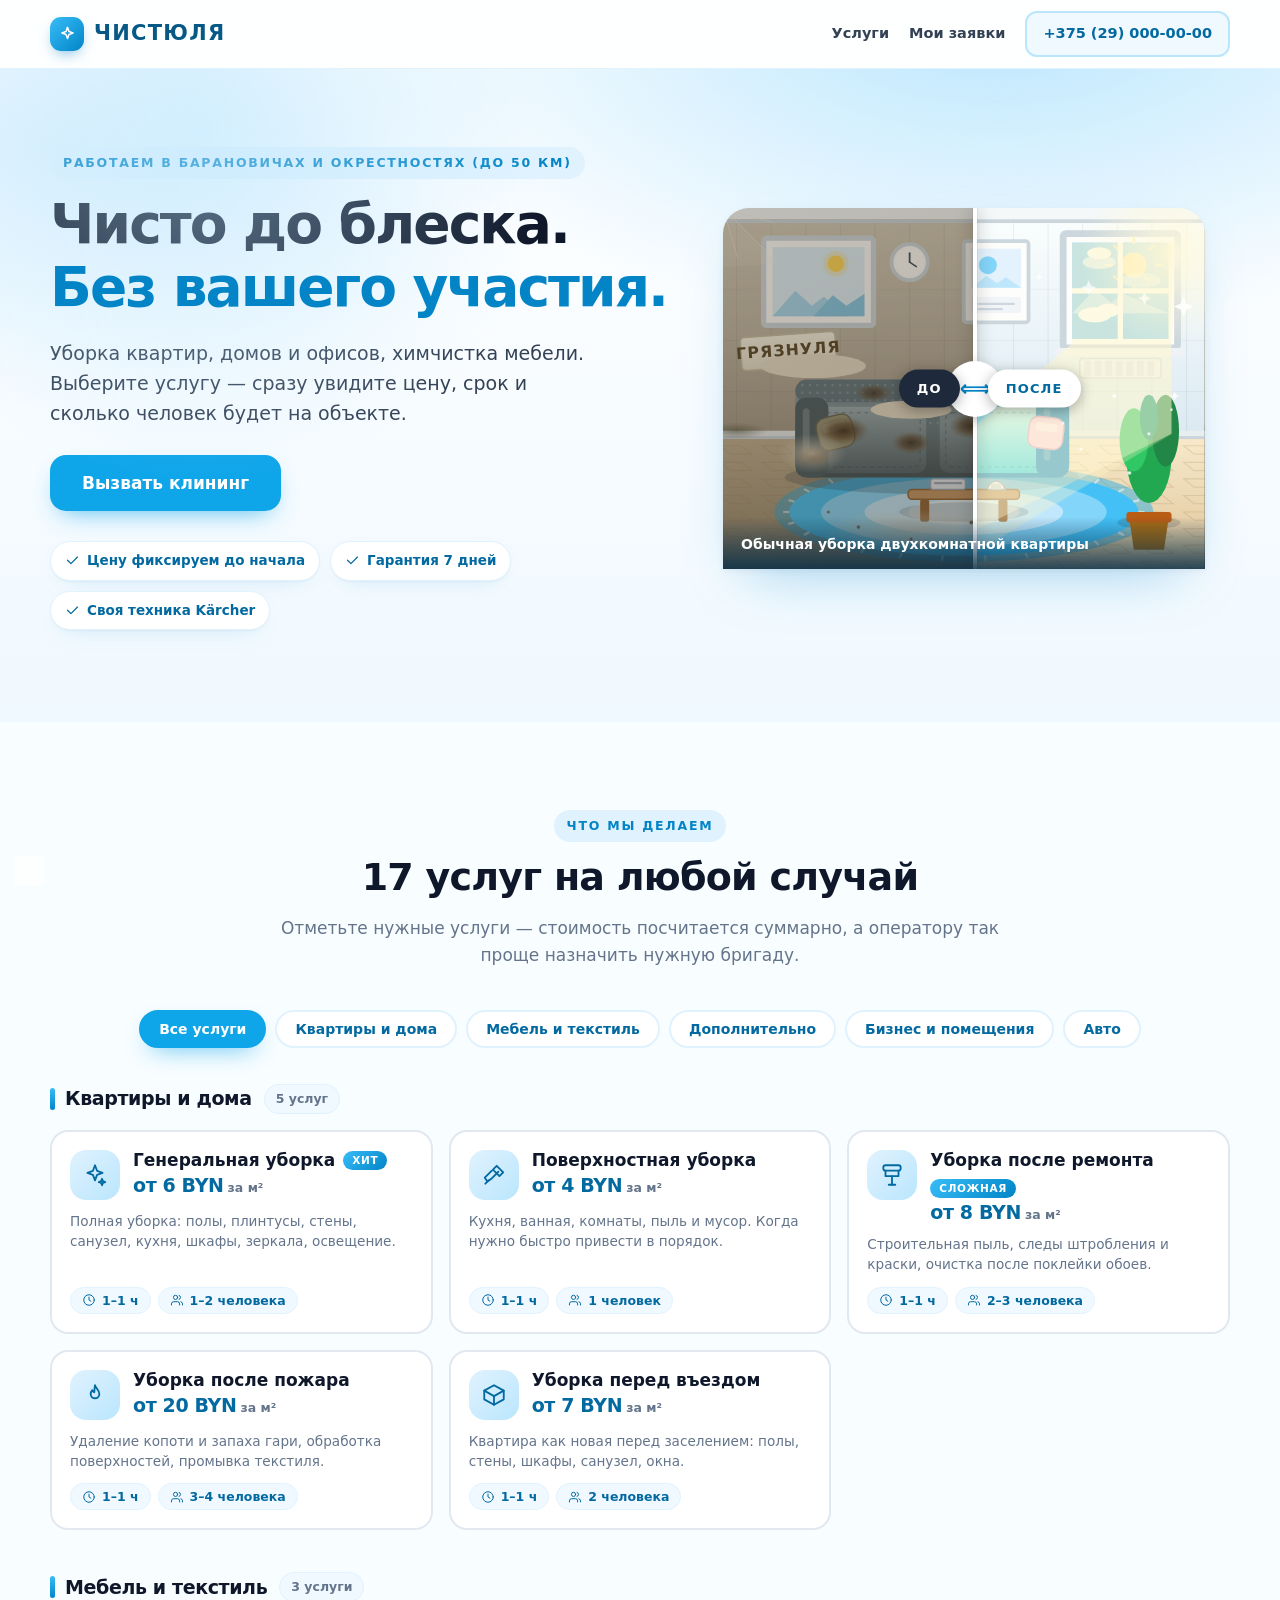
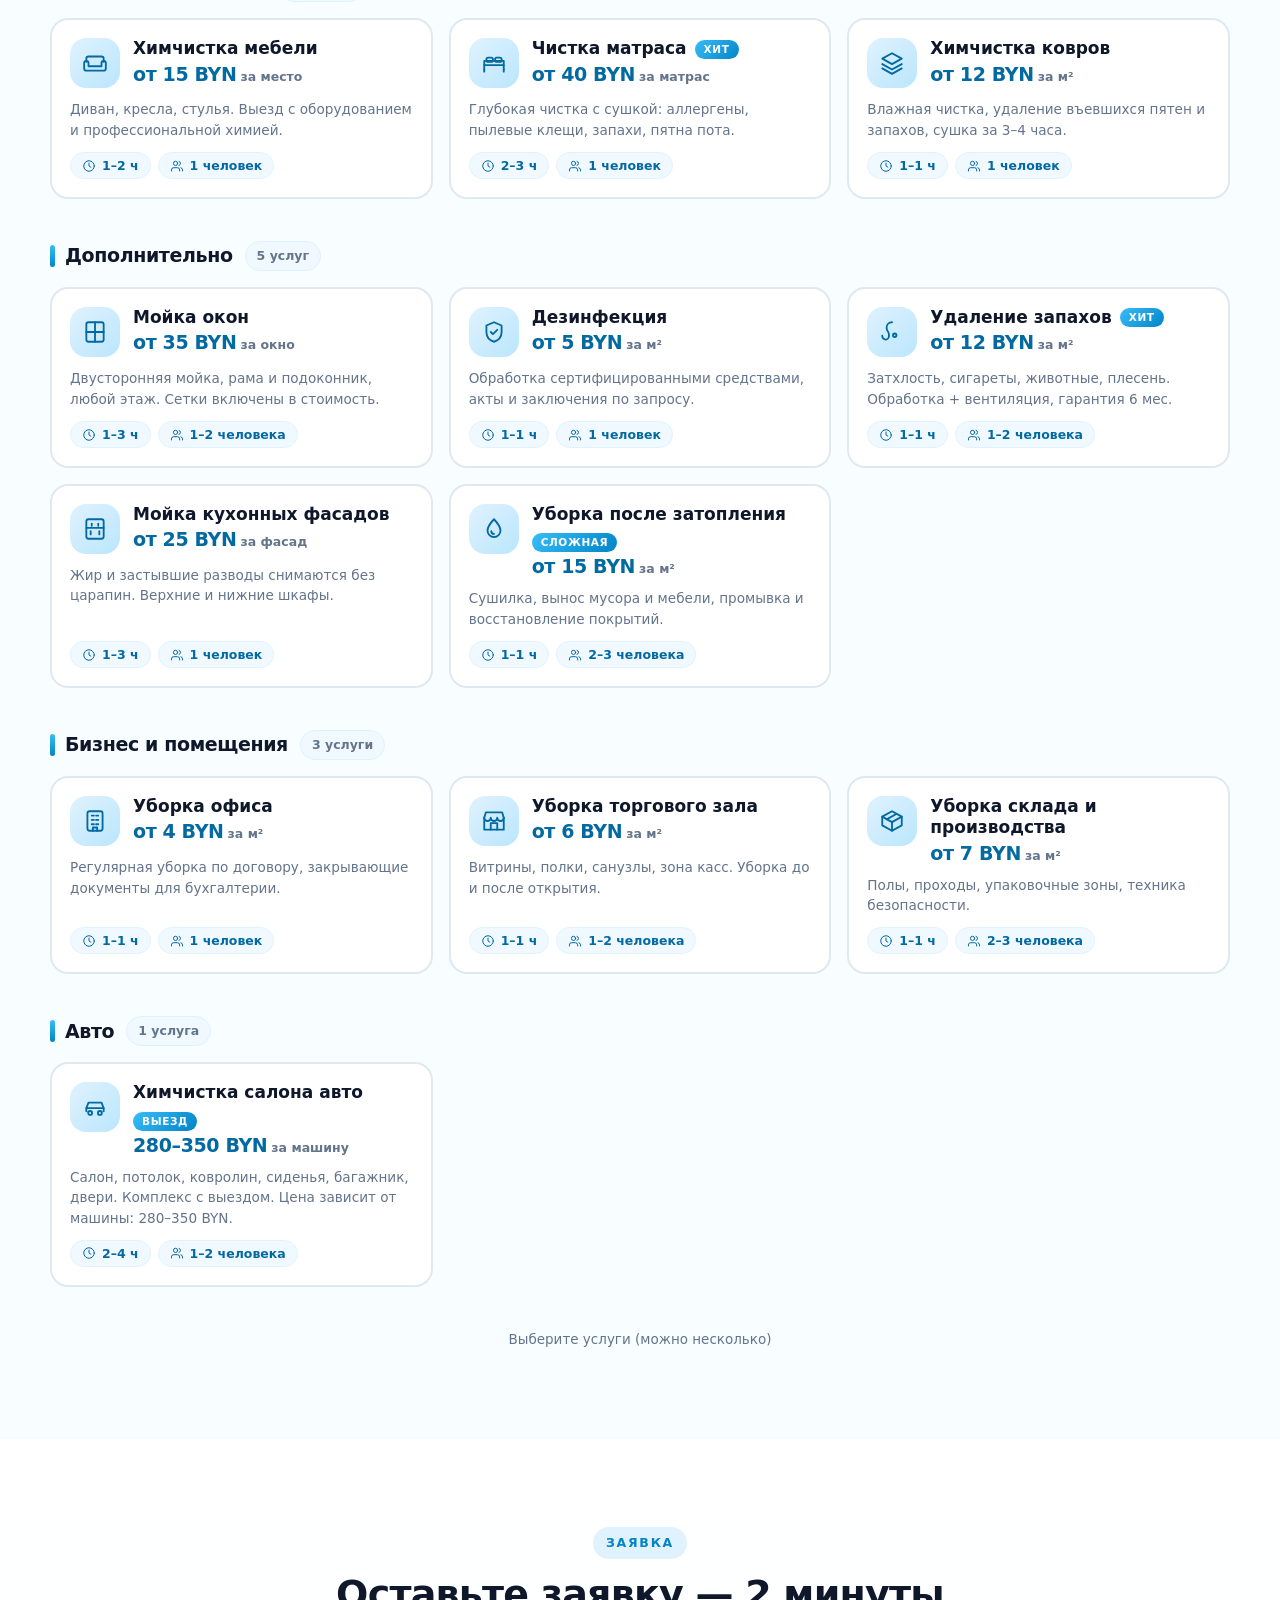
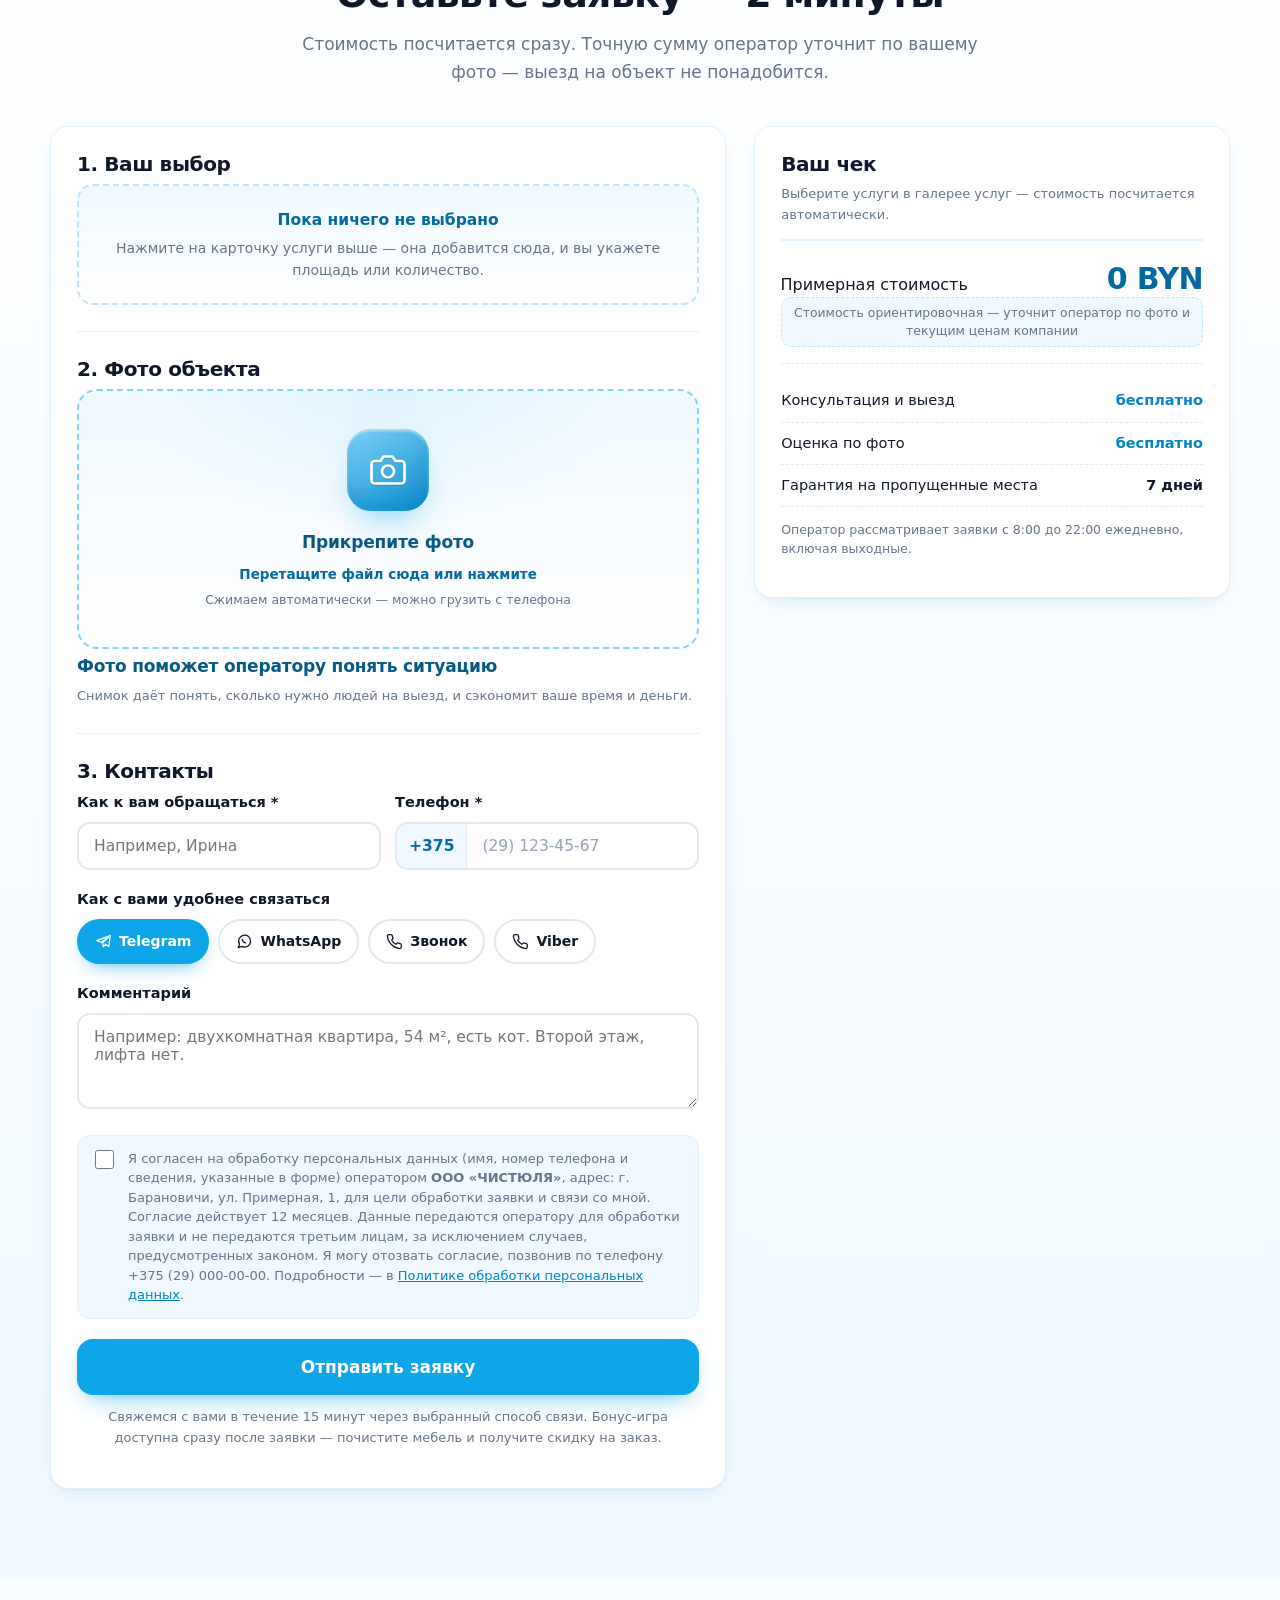
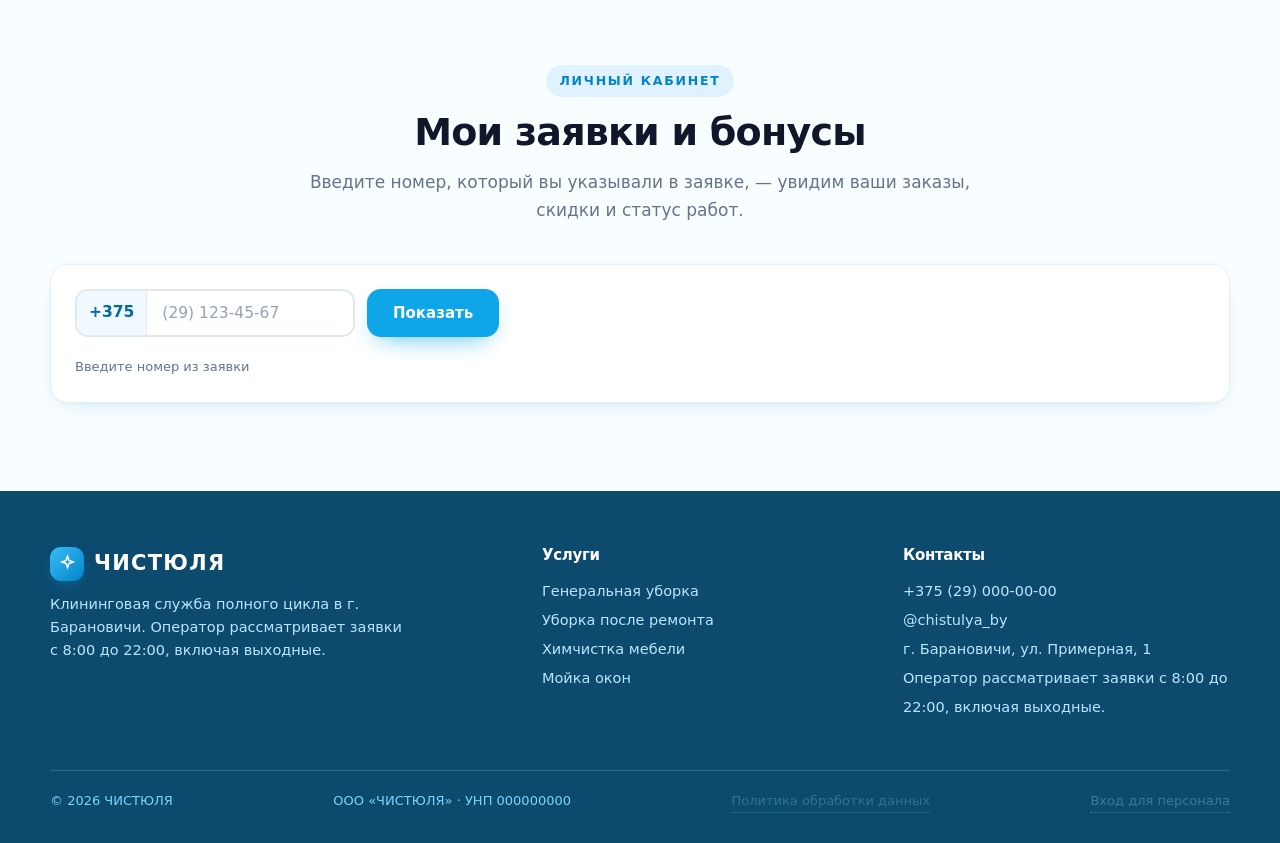
<file: index.html>
<!DOCTYPE html>
<html lang="ru">
<head>
<meta charset="utf-8">
<meta name="viewport" content="width=device-width,initial-scale=1">
<title>ЧИСТЮЛЯ — клининговая служба в Барановичах</title>
<meta name="description" content="Уборка квартир, домов и офисов, химчистка мебели. Заявка за 2 минуты, оператор свяжется с вами в течение 15 минут.">
<meta name="keywords" content="клининг барановичи, уборка квартир барановичи, химчистка мебели барановичи, уборка после ремонта, мойка окон барановичи">
<meta name="theme-color" content="#0ea5e9">
<meta property="og:type" content="website">
<meta property="og:site_name" content="ЧИСТЮЛЯ">
<meta property="og:title" content="ЧИСТЮЛЯ — клининговая служба в Барановичах">
<meta property="og:description" content="Уборка квартир, домов и офисов, химчистка мебели. Заявка за 2 минуты — оператор перезвонит в течение 15 минут.">
<meta property="og:image" content="og-cover.png">
<meta property="og:image:width" content="1200">
<meta property="og:image:height" content="630">
<meta property="og:image:alt" content="ЧИСТЮЛЯ — клининговая служба в Барановичах">
<meta property="og:locale" content="ru_BY">
<meta name="twitter:card" content="summary_large_image">
<link rel="canonical" href="https://chistulya.example/">
<link rel="manifest" href="manifest.webmanifest">
<link rel="stylesheet" href="styles.css?v=29">
<link rel="icon" href="favicon.svg?v=29" type="image/svg+xml">
<link rel="apple-touch-icon" href="favicon.svg?v=29">
<script src="config.js?v=29"></script>
</head>

<body>

<!-- ================= ШАПКА ================= -->
<header class="hdr">
  <div class="container hdr-in">
    <a href="#" class="logo">
      <span class="logo-mark"><svg viewBox="0 0 24 24" fill="none" stroke="currentColor" stroke-width="2" stroke-linecap="round" stroke-linejoin="round"><path d="M12 3l1.9 5.1L19 10l-5.1 1.9L12 17l-1.9-5.1L5 10l5.1-1.9L12 3z"/></svg></span>
      ЧИСТЮЛЯ
    </a>
    <nav class="nav">
      <a href="#services">Услуги</a>
      <a href="#cabinet">Мои заявки</a>
      <a href="tel:+375290000000" id="fPhoneBtn" class="nav-phone">+375 (29) 000-00-00</a>
    </nav>
  </div>
</header>

<!-- ================= HERO ================= -->
<section class="hero">
  <div class="container hero-grid">
    <div>
      <span class="eyebrow" id="heroArea">Работаем в Барановичах и окрестностях (до 50 км)</span>
      <h1>Чисто до блеска.<br><em>Без вашего участия.</em></h1>
      <p class="lead">Уборка квартир, домов и офисов, химчистка мебели. Выберите услугу — сразу увидите цену, срок и сколько человек будет на объекте.</p>
      <div class="hero-cta">
        <a href="#services" class="btn btn-primary btn-lg">Вызвать клининг</a>
      </div>
      <div class="hero-badges">
        <span class="badge-soft"><svg viewBox="0 0 24 24" fill="none" stroke="currentColor" stroke-width="2" stroke-linecap="round" stroke-linejoin="round"><path d="M20 6.5L9.5 17 4 11.5"/></svg>Цену фиксируем до начала</span>
        <span class="badge-soft"><svg viewBox="0 0 24 24" fill="none" stroke="currentColor" stroke-width="2" stroke-linecap="round" stroke-linejoin="round"><path d="M20 6.5L9.5 17 4 11.5"/></svg>Гарантия 7 дней</span>
        <span class="badge-soft"><svg viewBox="0 0 24 24" fill="none" stroke="currentColor" stroke-width="2" stroke-linecap="round" stroke-linejoin="round"><path d="M20 6.5L9.5 17 4 11.5"/></svg>Своя техника Kärcher</span>
      </div>
    </div>

    <div class="ba" id="ba">
      <span class="ba-tag l">ДО</span>
      <span class="ba-tag r">ПОСЛЕ</span>
      <div class="ba-dirty" id="baDirty"></div>
      <div class="ba-clean" id="baClean"></div>
      <span class="ba-handle" id="baHandle"></span>
      <input type="range" class="ba-range" id="baRange" min="0" max="100" value="52" aria-label="Сравнение до и после">
      <div class="ba-cap">Обычная уборка двухкомнатной квартиры</div>
    </div>
  </div>
</section>

<!-- ================= УСЛУГИ ================= -->
<section id="services">
  <div class="container">
    <div class="sec-head">
      <span class="eyebrow">Что мы делаем</span>
      <h2>17 услуг на любой случай</h2>
      <p>Отметьте нужные услуги — стоимость посчитается суммарно, а оператору так проще назначить нужную бригаду.</p>
    </div>

    <div class="svc-toolbar" id="svcToolbar"></div>
    <div id="svcGrid"></div>
    <div class="svc-hint" style="margin-top:20px;text-align:center">Выберите услуги (можно несколько)</div>
  </div>
</section>

<!-- ================= ЗАЯВКА ================= -->
<section id="order" style="background:linear-gradient(180deg,#fff,var(--s50))">
  <div class="container">
    <div class="sec-head">
      <span class="eyebrow">Заявка</span>
      <h2>Оставьте заявку — 2 минуты</h2>
      <p>Стоимость посчитается сразу. Точную сумму оператор уточнит по вашему фото — выезд на объект не понадобится.</p>
    </div>

    <form class="form-grid" id="leadForm" novalidate>
      <div class="card card-pad">
        <h3 style="font-size:20px">1. Ваш выбор</h3>
        <div id="chosenBox" class="chosen empty"></div>

        <hr style="border:none;border-top:1px solid var(--s100);margin:26px 0">

        <h3 style="font-size:20px">2. Фото объекта</h3>
        <div class="photo-drop" id="photoDrop"></div>
        <p class="photo-bold">Фото поможет оператору понять ситуацию</p>
        <p class="hint">Снимок даёт понять, сколько нужно людей на выезд, и сэкономит ваше время и деньги.</p>

        <hr style="border:none;border-top:1px solid var(--s100);margin:26px 0">

        <h3 style="font-size:20px">3. Контакты</h3>
        <div class="row2">
          <div class="field">
            <label for="fName">Как к вам обращаться *</label>
            <input class="input" id="fName" required placeholder="Например, Ирина">
          </div>
          <div class="field">
            <label for="fPhone">Телефон *</label>
            <div class="phone">
              <span class="phone-cc">+375</span>
              <input id="fPhone" type="tel" placeholder="(29) 123-45-67" inputmode="tel" autocomplete="tel-national">
            </div>
          </div>
        </div>

        <div class="field">
          <span class="lbl">Как с вами удобнее связаться</span>
          <div class="contact-opts" id="contactOpts">
            <label class="copt on"><input type="radio" name="contact" value="Telegram" checked><svg viewBox="0 0 24 24" fill="none" stroke="currentColor" stroke-width="1.8" stroke-linecap="round" stroke-linejoin="round"><path d="M21.5 3.5L2.5 10.7l5.8 2.4L18.9 6l-8.4 8 1.4 5.6 3-3.8 4.6 3.3z"/></svg>Telegram</label>
            <label class="copt"><input type="radio" name="contact" value="WhatsApp"><svg viewBox="0 0 24 24" fill="none" stroke="currentColor" stroke-width="1.8" stroke-linecap="round" stroke-linejoin="round"><path d="M20.5 11.6a8.4 8.4 0 0 1-12.4 7.3L3.2 20.6l1.8-4.8a8.4 8.4 0 1 1 15.5-4.2z"/><path d="M8.8 9.2c.5 2.4 2.4 4.3 4.8 4.8"/></svg>WhatsApp</label>
            <label class="copt"><input type="radio" name="contact" value="Звонок"><svg viewBox="0 0 24 24" fill="none" stroke="currentColor" stroke-width="1.8" stroke-linecap="round" stroke-linejoin="round"><path d="M21.5 16.9v3a2 2 0 0 1-2.2 2 19.6 19.6 0 0 1-8.5-3 19.3 19.3 0 0 1-5.9-5.9A19.6 19.6 0 0 1 2 4.4 2 2 0 0 1 4 2.2h3a2 2 0 0 1 2 1.7c.1 1 .4 1.9.7 2.8a2 2 0 0 1-.5 2.1L8 10a15.8 15.8 0 0 0 5.9 5.9l1.3-1.2a2 2 0 0 1 2.1-.5c.9.3 1.8.6 2.8.7a2 2 0 0 1 1.7 2z"/></svg>Звонок</label>
            <label class="copt"><input type="radio" name="contact" value="Viber"><svg viewBox="0 0 24 24" fill="none" stroke="currentColor" stroke-width="1.8" stroke-linecap="round" stroke-linejoin="round"><path d="M21.5 16.9v3a2 2 0 0 1-2.2 2 19.6 19.6 0 0 1-8.5-3 19.3 19.3 0 0 1-5.9-5.9A19.6 19.6 0 0 1 2 4.4 2 2 0 0 1 4 2.2h3a2 2 0 0 1 2 1.7c.1 1 .4 1.9.7 2.8a2 2 0 0 1-.5 2.1L8 10a15.8 15.8 0 0 0 5.9 5.9l1.3-1.2a2 2 0 0 1 2.1-.5c.9.3 1.8.6 2.8.7a2 2 0 0 1 1.7 2z"/></svg>Viber</label>
          </div>
        </div>

        <div class="field">
          <label for="fComment">Комментарий</label>
          <textarea class="input" id="fComment" placeholder="Например: двухкомнатная квартира, 54 м², есть кот. Второй этаж, лифта нет."></textarea>
        </div>

        <label class="consent">
          <input type="checkbox" id="fConsent">
          <span>Я согласен на обработку персональных данных (имя, номер телефона и сведения, указанные в форме) оператором <b id="cLegal">ООО «ЧИСТЮЛЯ»</b>, адрес: <span id="cAddress">г. Барановичи, ул. Примерная, 1</span>, для цели обработки заявки и связи со мной. Согласие действует 12 месяцев. Данные передаются оператору для обработки заявки и не передаются третьим лицам, за исключением случаев, предусмотренных законом. Я могу отозвать согласие, позвонив по телефону <span id="cPhone">+375 (29) 000-00-00</span>. Подробности — в <a href="privacy.html" target="_blank" style="color:var(--s600);text-decoration:underline">Политике обработки персональных данных</a>.</span>
        </label>

        <button class="btn btn-primary btn-lg" type="submit" id="submitBtn" style="width:100%;margin-top:20px">Отправить заявку</button>
        <p class="hint" style="text-align:center;margin-top:12px">Свяжемся с вами в течение 15 минут через выбранный способ связи. Бонус-игра доступна сразу после заявки — почистите мебель и получите скидку на заказ.</p>
      </div>

      <div class="card card-pad sum" id="sumCard">
        <h3 style="font-size:20px">Ваш чек</h3>
        <div id="sumLines"><p class="hint" style="margin:0">Выберите услуги в галерее услуг — стоимость посчитается автоматически.</p></div>
        <div class="sum-total"><span>Примерная стоимость</span><b id="sumTotal">0 BYN</b></div>
        <p class="sum-disclaimer">Стоимость ориентировочная — уточнит оператор по фото и текущим ценам компании</p>
        <div style="border-top:1px dashed var(--line);margin-top:16px;padding-top:16px">
          <div class="sum-line"><span>Консультация и выезд</span><span style="color:var(--s600)">бесплатно</span></div>
          <div class="sum-line"><span>Оценка по фото</span><span style="color:var(--s600)">бесплатно</span></div>
          <div class="sum-line"><span>Гарантия на пропущенные места</span><span>7 дней</span></div>
        </div>
        <p class="sum-note" style="margin-top:14px">Оператор рассматривает заявки с 8:00 до 22:00 ежедневно, включая выходные.</p>
      </div>
    </form>
  </div>
</section>

<!-- ================= КАБИНЕТ КЛИЕНТА ================= -->
<section id="cabinet">
  <div class="container">
    <div class="sec-head">
      <span class="eyebrow">Личный кабинет</span>
      <h2>Мои заявки и бонусы</h2>
      <p>Введите номер, который вы указывали в заявке, — увидим ваши заказы, скидки и статус работ.</p>
    </div>
    <div class="cab">
      <div style="display:flex;gap:12px;flex-wrap:wrap;margin-bottom:20px">
        <div class="phone" style="max-width:280px">
          <span class="phone-cc">+375</span>
          <input id="cabPhone" type="tel" placeholder="(29) 123-45-67" inputmode="tel" autocomplete="tel-national" aria-label="Номер телефона из заявки">
        </div>
        <button class="btn btn-primary" id="cabBtn">Показать</button>
      </div>
      <div id="cabOut"><p class="hint" style="margin:0">Введите номер из заявки</p></div>
    </div>
  </div>
</section>

<!-- ================= ПОДВАЛ ================= -->
<footer class="ftr">
  <div class="container">
    <div class="ftr-grid">
      <div>
        <div class="logo" style="color:#fff;margin-bottom:12px">
          <span class="logo-mark"><svg viewBox="0 0 24 24" fill="none" stroke="currentColor" stroke-width="2" stroke-linecap="round"><path d="M12 3l1.9 5.1L19 10l-5.1 1.9L12 17l-1.9-5.1L5 10l5.1-1.9L12 3z"/></svg></span>
          ЧИСТЮЛЯ
        </div>
        <p style="max-width:360px;font-size:14.5px">Клининговая служба полного цикла в г. <span id="fCity">Барановичи</span>. <span class="fHours">Оператор рассматривает заявки с 8:00 до 22:00, включая выходные.</span></p>
      </div>
      <div>
        <h4>Услуги</h4>
        <p style="font-size:14.5px;line-height:2">
          <a href="#services">Генеральная уборка</a><br>
          <a href="#services">Уборка после ремонта</a><br>
          <a href="#services">Химчистка мебели</a><br>
          <a href="#services">Мойка окон</a>
        </p>
      </div>
      <div>
        <h4>Контакты</h4>
        <p style="font-size:14.5px;line-height:2">
          <a id="fPhoneLink" href="tel:+375290000000">+375 (29) 000-00-00</a><br>
          <a id="fTelegram" href="https://t.me/chistulya_by">@chistulya_by</a><br>
          <span id="fAddress">г. Барановичи, ул. Примерная, 1</span><br>
          <span class="fHours">Оператор рассматривает заявки с 8:00 до 22:00, включая выходные.</span>
        </p>
      </div>
    </div>
    <div class="ftr-bot">
      <span id="fCopyright">© 2026 ЧИСТЮЛЯ</span>
      <span id="fLegal">ООО «ЧИСТЮЛЯ» · УНП 000000000</span>
      <a href="privacy.html" class="op-link" style="color:inherit">Политика обработки данных</a>
      <a class="op-link" href="#" id="opLink">Вход для персонала</a>
    </div>
  </div>
</footer>

<!-- ================= ПЛАВАЮЩАЯ КОРЗИНА ================= -->
<aside class="cart" id="cart">
  <div class="cart-head">
    <b>В заявке: <span id="cartCount">0</span></b>
    <button type="button" id="cartClose" title="Очистить выбор"><svg viewBox="0 0 24 24" fill="none" stroke="currentColor" stroke-width="2" stroke-linecap="round"><path d="M18 6L6 18M6 6l12 12"/></svg></button>
  </div>
  <div class="cart-list" id="cartList"></div>
  <div class="cart-total"><span>Ориентировочно</span><b id="cartTotal">0 BYN</b></div>
  <button class="btn btn-primary" id="cartGo" style="width:100%">Перейти к оформлению →</button>
</aside>

<!-- ================= МОДАЛКА ================= -->
<div class="modal-bg" id="modal">
  <div class="modal">
    <div class="modal-hd"><h3 id="mTitle" style="margin:0;font-size:20px"></h3><button class="btn-mini" id="mClose">Закрыть</button></div>
    <div class="modal-bd" id="mBody"></div>
  </div>
</div>

<div class="toast" id="toast"></div>

<button class="op-dot" id="opDot" aria-label="Вход для персонала" title="">
  <svg viewBox="0 0 24 24" fill="none" stroke="currentColor" stroke-width="1.9" stroke-linecap="round" stroke-linejoin="round"><rect x="4.5" y="10" width="15" height="10.5" rx="2.5"/><path d="M8 10V7a4 4 0 0 1 8 0v3"/></svg>
</button>
<div id="errBar" role="alert" style="display:none;position:fixed;top:10px;right:10px;z-index:9999;max-width:440px;background:#991b1b;color:#fecaca;padding:10px 34px 10px 12px;border-radius:12px;font:12px/1.5 ui-monospace,Menlo,monospace;box-shadow:0 10px 34px rgba(0,0,0,.4);white-space:pre-wrap;max-height:48vh;overflow:auto">
  <button id="errClose" aria-label="Закрыть" style="position:absolute;top:2px;right:4px;background:none;border:none;color:#fecaca;font-size:20px;line-height:1;cursor:pointer;padding:2px 7px">×</button>
  <span id="errText"></span>
</div>
<script>
(function(){
  var bar = document.getElementById('errBar');
  var txt = document.getElementById('errText');
  var closeBtn = document.getElementById('errClose');
  if (closeBtn) closeBtn.addEventListener('click', function(){ bar.style.display = 'none'; });
  window.addEventListener('error', function(e){
    var msg = (e.error && e.error.message) || e.message || 'unknown';
    var file = (e.filename || '').split('/').pop() || '';
    txt.textContent = 'ERROR: ' + msg + '\n@ ' + file + ':' + (e.lineno || '?');
    bar.style.display = 'block';
    clearTimeout(window.__errT);
    window.__errT = setTimeout(function(){ bar.style.display = 'none'; }, 8000);
  });
})();
</script>
<template id="tplDirty">
<svg viewBox="0 0 640 480" preserveAspectRatio="xMidYMid slice">
<defs>
<linearGradient id="wallD" x1="0" y1="0" x2="0" y2="1"><stop offset="0" stop-color="#cfc7b6"/><stop offset=".55" stop-color="#b9b0a0"/><stop offset="1" stop-color="#9d9382"/></linearGradient>
<linearGradient id="floorD" x1="0" y1="0" x2="0" y2="1"><stop offset="0" stop-color="#b9a98d"/><stop offset="1" stop-color="#8b7c63"/></linearGradient>
<linearGradient id="sofaD" x1="0" y1="0" x2="0" y2="1"><stop offset="0" stop-color="#8fa3ac"/><stop offset=".45" stop-color="#5c7580"/><stop offset="1" stop-color="#33454e"/></linearGradient>
<linearGradient id="cushD" x1="0" y1="0" x2="0" y2="1"><stop offset="0" stop-color="#93a7af"/><stop offset="1" stop-color="#455964"/></linearGradient>
<radialGradient id="glassD" cx="50%" cy="45%" r="60%"><stop offset="0" stop-color="#8b8a80"/><stop offset="1" stop-color="#5f5e56"/></radialGradient>
<radialGradient id="stainD" cx="50%" cy="50%" r="50%"><stop offset="0" stop-color="#241608" stop-opacity=".92"/><stop offset=".5" stop-color="#4a3018" stop-opacity=".7"/><stop offset="1" stop-color="#6b4e2a" stop-opacity="0"/></radialGradient>
<radialGradient id="dustgD" cx="50%" cy="50%" r="50%"><stop offset="0" stop-color="#ded2bd" stop-opacity=".9"/><stop offset="1" stop-color="#ded2bd" stop-opacity="0"/></radialGradient>
<radialGradient id="moldD" cx="50%" cy="50%" r="50%"><stop offset="0" stop-color="#39412c" stop-opacity=".55"/><stop offset="1" stop-color="#39412c" stop-opacity="0"/></radialGradient>
<linearGradient id="dirtlightD" x1="0" y1="0" x2="1" y2="1"><stop offset="0" stop-color="#6b5a3a" stop-opacity=".16"/><stop offset="1" stop-color="#4a3d26" stop-opacity=".26"/></linearGradient>
<linearGradient id="cardD" x1="0" y1="0" x2="0" y2="1"><stop offset="0" stop-color="#f7f2e6"/><stop offset="1" stop-color="#e4dcc9"/></linearGradient>
</defs>
<rect width="640" height="300" fill="url(#wallD)"/>
<g stroke="#00000010" stroke-width="1.4">
<line x1="18" y1="0" x2="18" y2="300"/>
<line x1="64" y1="0" x2="64" y2="300"/>
<line x1="110" y1="0" x2="110" y2="300"/>
<line x1="156" y1="0" x2="156" y2="300"/>
<line x1="202" y1="0" x2="202" y2="300"/>
<line x1="248" y1="0" x2="248" y2="300"/>
<line x1="294" y1="0" x2="294" y2="300"/>
<line x1="340" y1="0" x2="340" y2="300"/>
<line x1="386" y1="0" x2="386" y2="300"/>
<line x1="432" y1="0" x2="432" y2="300"/>
<line x1="478" y1="0" x2="478" y2="300"/>
<line x1="524" y1="0" x2="524" y2="300"/>
<line x1="570" y1="0" x2="570" y2="300"/>
<line x1="616" y1="0" x2="616" y2="300"/>
</g>
<g stroke="#0000000d" stroke-width="1.2">
<line x1="0" y1="108" x2="640" y2="108"/>
<line x1="0" y1="176" x2="640" y2="176"/>
<line x1="0" y1="244" x2="640" y2="244"/>
</g>
<rect x="0" y="0" width="640" height="15" fill="#f4f8fb"/>
<rect x="0" y="15" width="640" height="5" fill="#c7d3dc"/>
<rect x="0" y="296" width="640" height="9" fill="#e7ecf1"/>
<rect x="0" y="303" width="640" height="4" fill="#c7d3dc"/>
<rect x="0" y="307" width="640" height="173" fill="url(#floorD)"/>
<g stroke="#8a6a3c30" stroke-width="1.5">
<path d="M-60 316 l14 11 28 0 -14 -11z" fill="none"/>
<path d="M-4 316 l14 11 28 0 -14 -11z" fill="none"/>
<path d="M52 316 l14 11 28 0 -14 -11z" fill="none"/>
<path d="M108 316 l14 11 28 0 -14 -11z" fill="none"/>
<path d="M164 316 l14 11 28 0 -14 -11z" fill="none"/>
<path d="M220 316 l14 11 28 0 -14 -11z" fill="none"/>
<path d="M276 316 l14 11 28 0 -14 -11z" fill="none"/>
<path d="M332 316 l14 11 28 0 -14 -11z" fill="none"/>
<path d="M388 316 l14 11 28 0 -14 -11z" fill="none"/>
<path d="M444 316 l14 11 28 0 -14 -11z" fill="none"/>
<path d="M500 316 l14 11 28 0 -14 -11z" fill="none"/>
<path d="M556 316 l14 11 28 0 -14 -11z" fill="none"/>
<path d="M612 316 l14 11 28 0 -14 -11z" fill="none"/>
<path d="M668 316 l14 11 28 0 -14 -11z" fill="none"/>
<path d="M-60 338 l14 11 28 0 -14 -11z" fill="none"/>
<path d="M-4 338 l14 11 28 0 -14 -11z" fill="none"/>
<path d="M52 338 l14 11 28 0 -14 -11z" fill="none"/>
<path d="M108 338 l14 11 28 0 -14 -11z" fill="none"/>
<path d="M164 338 l14 11 28 0 -14 -11z" fill="none"/>
<path d="M220 338 l14 11 28 0 -14 -11z" fill="none"/>
<path d="M276 338 l14 11 28 0 -14 -11z" fill="none"/>
<path d="M332 338 l14 11 28 0 -14 -11z" fill="none"/>
<path d="M388 338 l14 11 28 0 -14 -11z" fill="none"/>
<path d="M444 338 l14 11 28 0 -14 -11z" fill="none"/>
<path d="M500 338 l14 11 28 0 -14 -11z" fill="none"/>
<path d="M556 338 l14 11 28 0 -14 -11z" fill="none"/>
<path d="M612 338 l14 11 28 0 -14 -11z" fill="none"/>
<path d="M668 338 l14 11 28 0 -14 -11z" fill="none"/>
<path d="M-60 360 l14 11 28 0 -14 -11z" fill="none"/>
<path d="M-4 360 l14 11 28 0 -14 -11z" fill="none"/>
<path d="M52 360 l14 11 28 0 -14 -11z" fill="none"/>
<path d="M108 360 l14 11 28 0 -14 -11z" fill="none"/>
<path d="M164 360 l14 11 28 0 -14 -11z" fill="none"/>
<path d="M220 360 l14 11 28 0 -14 -11z" fill="none"/>
<path d="M276 360 l14 11 28 0 -14 -11z" fill="none"/>
<path d="M332 360 l14 11 28 0 -14 -11z" fill="none"/>
<path d="M388 360 l14 11 28 0 -14 -11z" fill="none"/>
<path d="M444 360 l14 11 28 0 -14 -11z" fill="none"/>
<path d="M500 360 l14 11 28 0 -14 -11z" fill="none"/>
<path d="M556 360 l14 11 28 0 -14 -11z" fill="none"/>
<path d="M612 360 l14 11 28 0 -14 -11z" fill="none"/>
<path d="M668 360 l14 11 28 0 -14 -11z" fill="none"/>
<path d="M-60 382 l14 11 28 0 -14 -11z" fill="none"/>
<path d="M-4 382 l14 11 28 0 -14 -11z" fill="none"/>
<path d="M52 382 l14 11 28 0 -14 -11z" fill="none"/>
<path d="M108 382 l14 11 28 0 -14 -11z" fill="none"/>
<path d="M164 382 l14 11 28 0 -14 -11z" fill="none"/>
<path d="M220 382 l14 11 28 0 -14 -11z" fill="none"/>
<path d="M276 382 l14 11 28 0 -14 -11z" fill="none"/>
<path d="M332 382 l14 11 28 0 -14 -11z" fill="none"/>
<path d="M388 382 l14 11 28 0 -14 -11z" fill="none"/>
<path d="M444 382 l14 11 28 0 -14 -11z" fill="none"/>
<path d="M500 382 l14 11 28 0 -14 -11z" fill="none"/>
<path d="M556 382 l14 11 28 0 -14 -11z" fill="none"/>
<path d="M612 382 l14 11 28 0 -14 -11z" fill="none"/>
<path d="M668 382 l14 11 28 0 -14 -11z" fill="none"/>
<path d="M-60 404 l14 11 28 0 -14 -11z" fill="none"/>
<path d="M-4 404 l14 11 28 0 -14 -11z" fill="none"/>
<path d="M52 404 l14 11 28 0 -14 -11z" fill="none"/>
<path d="M108 404 l14 11 28 0 -14 -11z" fill="none"/>
<path d="M164 404 l14 11 28 0 -14 -11z" fill="none"/>
<path d="M220 404 l14 11 28 0 -14 -11z" fill="none"/>
<path d="M276 404 l14 11 28 0 -14 -11z" fill="none"/>
<path d="M332 404 l14 11 28 0 -14 -11z" fill="none"/>
<path d="M388 404 l14 11 28 0 -14 -11z" fill="none"/>
<path d="M444 404 l14 11 28 0 -14 -11z" fill="none"/>
<path d="M500 404 l14 11 28 0 -14 -11z" fill="none"/>
<path d="M556 404 l14 11 28 0 -14 -11z" fill="none"/>
<path d="M612 404 l14 11 28 0 -14 -11z" fill="none"/>
<path d="M668 404 l14 11 28 0 -14 -11z" fill="none"/>
<path d="M-60 426 l14 11 28 0 -14 -11z" fill="none"/>
<path d="M-4 426 l14 11 28 0 -14 -11z" fill="none"/>
<path d="M52 426 l14 11 28 0 -14 -11z" fill="none"/>
<path d="M108 426 l14 11 28 0 -14 -11z" fill="none"/>
<path d="M164 426 l14 11 28 0 -14 -11z" fill="none"/>
<path d="M220 426 l14 11 28 0 -14 -11z" fill="none"/>
<path d="M276 426 l14 11 28 0 -14 -11z" fill="none"/>
<path d="M332 426 l14 11 28 0 -14 -11z" fill="none"/>
<path d="M388 426 l14 11 28 0 -14 -11z" fill="none"/>
<path d="M444 426 l14 11 28 0 -14 -11z" fill="none"/>
<path d="M500 426 l14 11 28 0 -14 -11z" fill="none"/>
<path d="M556 426 l14 11 28 0 -14 -11z" fill="none"/>
<path d="M612 426 l14 11 28 0 -14 -11z" fill="none"/>
<path d="M668 426 l14 11 28 0 -14 -11z" fill="none"/>
<path d="M-60 448 l14 11 28 0 -14 -11z" fill="none"/>
<path d="M-4 448 l14 11 28 0 -14 -11z" fill="none"/>
<path d="M52 448 l14 11 28 0 -14 -11z" fill="none"/>
<path d="M108 448 l14 11 28 0 -14 -11z" fill="none"/>
<path d="M164 448 l14 11 28 0 -14 -11z" fill="none"/>
<path d="M220 448 l14 11 28 0 -14 -11z" fill="none"/>
<path d="M276 448 l14 11 28 0 -14 -11z" fill="none"/>
<path d="M332 448 l14 11 28 0 -14 -11z" fill="none"/>
<path d="M388 448 l14 11 28 0 -14 -11z" fill="none"/>
<path d="M444 448 l14 11 28 0 -14 -11z" fill="none"/>
<path d="M500 448 l14 11 28 0 -14 -11z" fill="none"/>
<path d="M556 448 l14 11 28 0 -14 -11z" fill="none"/>
<path d="M612 448 l14 11 28 0 -14 -11z" fill="none"/>
<path d="M668 448 l14 11 28 0 -14 -11z" fill="none"/>
<path d="M-60 470 l14 11 28 0 -14 -11z" fill="none"/>
<path d="M-4 470 l14 11 28 0 -14 -11z" fill="none"/>
<path d="M52 470 l14 11 28 0 -14 -11z" fill="none"/>
<path d="M108 470 l14 11 28 0 -14 -11z" fill="none"/>
<path d="M164 470 l14 11 28 0 -14 -11z" fill="none"/>
<path d="M220 470 l14 11 28 0 -14 -11z" fill="none"/>
<path d="M276 470 l14 11 28 0 -14 -11z" fill="none"/>
<path d="M332 470 l14 11 28 0 -14 -11z" fill="none"/>
<path d="M388 470 l14 11 28 0 -14 -11z" fill="none"/>
<path d="M444 470 l14 11 28 0 -14 -11z" fill="none"/>
<path d="M500 470 l14 11 28 0 -14 -11z" fill="none"/>
<path d="M556 470 l14 11 28 0 -14 -11z" fill="none"/>
<path d="M612 470 l14 11 28 0 -14 -11z" fill="none"/>
<path d="M668 470 l14 11 28 0 -14 -11z" fill="none"/>
</g>
<g>
<rect x="54" y="40" width="146" height="116" rx="4" fill="#fdfdfd" stroke="#c9d5de" stroke-width="7"/>
<rect x="66" y="52" width="122" height="92" fill="#dceefb"/>
<circle cx="150" cy="74" r="11" fill="#ffd34d"/>
<circle cx="150" cy="74" r="17" fill="#ffd34d" opacity=".28"/>
<path d="M66 144 l30-34 22 20 16-12 34 26z" fill="#9fd4f0"/>
<path d="M120 144 l26-28 18 14 24-16v30z" fill="#7cc4e8"/>
</g>
<g>
<circle cx="248" cy="72" r="24" fill="#fdfdfd" stroke="#c9d5de" stroke-width="5"/>
<circle cx="248" cy="72" r="18" fill="#ffffff"/>
<line x1="248" y1="72" x2="248" y2="60" stroke="#334155" stroke-width="2.4" stroke-linecap="round"/>
<line x1="248" y1="72" x2="257" y2="78" stroke="#334155" stroke-width="2" stroke-linecap="round"/>
</g>
<g>
<rect x="320" y="44" width="86" height="108" rx="4" fill="#fdfdfd" stroke="#c9d5de" stroke-width="5"/>
<rect x="330" y="54" width="66" height="52" fill="#e2f2fe"/>
<circle cx="352" cy="76" r="12" fill="#7dd3fc"/>
<path d="M330 106 l20-16 14 10 12-8 20 14z" fill="#bae6fd"/>
<rect x="330" y="118" width="66" height="22" rx="3" fill="#f1f5f9"/>
<rect x="338" y="126" width="50" height="3" rx="1.5" fill="#cbd5e1"/>
<rect x="338" y="133" width="34" height="3" rx="1.5" fill="#cbd5e1"/>
</g>
<g>
<rect x="452" y="34" width="152" height="152" rx="4" fill="#fdfdfd" stroke="#c9d5de" stroke-width="9"/>
<rect x="464" y="46" width="128" height="128" fill="url(#glassD)"/>
<path d="M464 140 l30-32 22 18 16-12 60 26z" fill="#ffffff" opacity=".45"/>
<ellipse cx="500" cy="72" rx="22" ry="9" fill="#ffffff" opacity=".65"/>
<ellipse cx="556" cy="96" rx="26" ry="10" fill="#ffffff" opacity=".5"/>
<g stroke="#ffffff" stroke-width="7">
<line x1="528" y1="44" x2="528" y2="176"/>
<line x1="460" y1="110" x2="596" y2="110"/>
</g>
<rect x="442" y="186" width="172" height="11" rx="4" fill="#eef3f7"/>
</g>
<g>
<rect x="474" y="200" width="108" height="26" rx="4" fill="#eef2f6" stroke="#cbd5e1" stroke-width="2"/>
<rect x="480" y="203" width="9" height="20" rx="2" fill="#dbe3ea"/>
<rect x="494" y="203" width="9" height="20" rx="2" fill="#dbe3ea"/>
<rect x="508" y="203" width="9" height="20" rx="2" fill="#dbe3ea"/>
<rect x="522" y="203" width="9" height="20" rx="2" fill="#dbe3ea"/>
<rect x="536" y="203" width="9" height="20" rx="2" fill="#dbe3ea"/>
<rect x="550" y="203" width="9" height="20" rx="2" fill="#dbe3ea"/>
<rect x="564" y="203" width="9" height="20" rx="2" fill="#dbe3ea"/>
</g>
<ellipse cx="320" cy="404" rx="252" ry="66" fill="#0ea5e9" opacity=".45"/>
<ellipse cx="320" cy="404" rx="232" ry="58" fill="#38bdf8"/>
<ellipse cx="320" cy="404" rx="190" ry="45" fill="#7dd3fc"/>
<ellipse cx="320" cy="404" rx="132" ry="30" fill="#e0f2fe" opacity=".65"/>
<ellipse cx="320" cy="404" rx="74" ry="17" fill="#fff" opacity=".5"/>
<g stroke="#ffffff" opacity=".5" stroke-width="3">
<line x1="552.0" y1="404.0" x2="560.0" y2="404.0"/>
<line x1="545.3" y1="417.9" x2="553.0" y2="419.8"/>
<line x1="525.4" y1="431.0" x2="532.5" y2="434.7"/>
<line x1="493.6" y1="442.5" x2="499.6" y2="447.8"/>
<line x1="451.8" y1="451.7" x2="456.3" y2="458.3"/>
<line x1="402.2" y1="458.2" x2="405.1" y2="465.7"/>
<line x1="347.9" y1="461.6" x2="348.9" y2="469.5"/>
<line x1="292.0" y1="461.6" x2="291.0" y2="469.5"/>
<line x1="237.7" y1="458.2" x2="234.8" y2="465.7"/>
<line x1="188.1" y1="451.7" x2="183.6" y2="458.3"/>
<line x1="146.3" y1="442.4" x2="140.3" y2="447.7"/>
<line x1="114.5" y1="430.9" x2="107.4" y2="434.6"/>
<line x1="94.7" y1="417.9" x2="86.9" y2="419.8"/>
<line x1="88.0" y1="404.0" x2="80.0" y2="404.0"/>
<line x1="94.8" y1="390.1" x2="87.0" y2="388.2"/>
<line x1="114.6" y1="377.0" x2="107.6" y2="373.3"/>
<line x1="146.4" y1="365.5" x2="140.5" y2="360.2"/>
<line x1="188.3" y1="356.2" x2="183.8" y2="349.7"/>
<line x1="237.9" y1="349.8" x2="235.1" y2="342.3"/>
<line x1="292.2" y1="346.4" x2="291.2" y2="338.5"/>
<line x1="348.1" y1="346.4" x2="349.1" y2="338.5"/>
<line x1="402.4" y1="349.8" x2="405.3" y2="342.3"/>
<line x1="452.0" y1="356.3" x2="456.5" y2="349.7"/>
<line x1="493.8" y1="365.6" x2="499.8" y2="360.3"/>
<line x1="525.5" y1="377.1" x2="532.6" y2="373.4"/>
<line x1="545.3" y1="390.2" x2="553.1" y2="388.3"/>
</g>
<ellipse cx="278" cy="358" rx="196" ry="22" fill="#0f172a" opacity=".22"/>
<rect x="96" y="228" width="364" height="130" rx="20" fill="url(#sofaD)"/>
<rect x="96" y="228" width="364" height="30" rx="15" fill="#546b76" opacity=".95"/>
<g fill="#ffffff">
<rect x="104" y="234" width="3" height="3" opacity=".18"/>
<rect x="104" y="244" width="3" height="3" opacity=".18"/>
<rect x="104" y="254" width="3" height="3" opacity=".18"/>
<rect x="104" y="264" width="3" height="3" opacity=".18"/>
<rect x="104" y="274" width="3" height="3" opacity=".18"/>
<rect x="104" y="284" width="3" height="3" opacity=".18"/>
<rect x="114" y="234" width="3" height="3" opacity=".18"/>
<rect x="114" y="244" width="3" height="3" opacity=".18"/>
<rect x="114" y="254" width="3" height="3" opacity=".18"/>
<rect x="114" y="264" width="3" height="3" opacity=".18"/>
<rect x="114" y="274" width="3" height="3" opacity=".18"/>
<rect x="114" y="284" width="3" height="3" opacity=".18"/>
<rect x="124" y="234" width="3" height="3" opacity=".18"/>
<rect x="124" y="244" width="3" height="3" opacity=".18"/>
<rect x="124" y="254" width="3" height="3" opacity=".18"/>
<rect x="124" y="264" width="3" height="3" opacity=".18"/>
<rect x="124" y="274" width="3" height="3" opacity=".18"/>
<rect x="124" y="284" width="3" height="3" opacity=".18"/>
<rect x="134" y="234" width="3" height="3" opacity=".18"/>
<rect x="134" y="244" width="3" height="3" opacity=".18"/>
<rect x="134" y="254" width="3" height="3" opacity=".18"/>
<rect x="134" y="264" width="3" height="3" opacity=".18"/>
<rect x="134" y="274" width="3" height="3" opacity=".18"/>
<rect x="134" y="284" width="3" height="3" opacity=".18"/>
<rect x="144" y="234" width="3" height="3" opacity=".18"/>
<rect x="144" y="244" width="3" height="3" opacity=".18"/>
<rect x="144" y="254" width="3" height="3" opacity=".18"/>
<rect x="144" y="264" width="3" height="3" opacity=".18"/>
<rect x="144" y="274" width="3" height="3" opacity=".18"/>
<rect x="144" y="284" width="3" height="3" opacity=".18"/>
<rect x="154" y="234" width="3" height="3" opacity=".18"/>
<rect x="154" y="244" width="3" height="3" opacity=".18"/>
<rect x="154" y="254" width="3" height="3" opacity=".18"/>
<rect x="154" y="264" width="3" height="3" opacity=".18"/>
<rect x="154" y="274" width="3" height="3" opacity=".18"/>
<rect x="154" y="284" width="3" height="3" opacity=".18"/>
<rect x="164" y="234" width="3" height="3" opacity=".18"/>
<rect x="164" y="244" width="3" height="3" opacity=".18"/>
<rect x="164" y="254" width="3" height="3" opacity=".18"/>
<rect x="164" y="264" width="3" height="3" opacity=".18"/>
<rect x="164" y="274" width="3" height="3" opacity=".18"/>
<rect x="164" y="284" width="3" height="3" opacity=".18"/>
<rect x="174" y="234" width="3" height="3" opacity=".18"/>
<rect x="174" y="244" width="3" height="3" opacity=".18"/>
<rect x="174" y="254" width="3" height="3" opacity=".18"/>
<rect x="174" y="264" width="3" height="3" opacity=".18"/>
<rect x="174" y="274" width="3" height="3" opacity=".18"/>
<rect x="174" y="284" width="3" height="3" opacity=".18"/>
<rect x="184" y="234" width="3" height="3" opacity=".18"/>
<rect x="184" y="244" width="3" height="3" opacity=".18"/>
<rect x="184" y="254" width="3" height="3" opacity=".18"/>
<rect x="184" y="264" width="3" height="3" opacity=".18"/>
<rect x="184" y="274" width="3" height="3" opacity=".18"/>
<rect x="184" y="284" width="3" height="3" opacity=".18"/>
<rect x="194" y="234" width="3" height="3" opacity=".18"/>
<rect x="194" y="244" width="3" height="3" opacity=".18"/>
<rect x="194" y="254" width="3" height="3" opacity=".18"/>
<rect x="194" y="264" width="3" height="3" opacity=".18"/>
<rect x="194" y="274" width="3" height="3" opacity=".18"/>
<rect x="194" y="284" width="3" height="3" opacity=".18"/>
<rect x="204" y="234" width="3" height="3" opacity=".18"/>
<rect x="204" y="244" width="3" height="3" opacity=".18"/>
<rect x="204" y="254" width="3" height="3" opacity=".18"/>
<rect x="204" y="264" width="3" height="3" opacity=".18"/>
<rect x="204" y="274" width="3" height="3" opacity=".18"/>
<rect x="204" y="284" width="3" height="3" opacity=".18"/>
<rect x="214" y="234" width="3" height="3" opacity=".18"/>
<rect x="214" y="244" width="3" height="3" opacity=".18"/>
<rect x="214" y="254" width="3" height="3" opacity=".18"/>
<rect x="214" y="264" width="3" height="3" opacity=".18"/>
<rect x="214" y="274" width="3" height="3" opacity=".18"/>
<rect x="214" y="284" width="3" height="3" opacity=".18"/>
<rect x="224" y="234" width="3" height="3" opacity=".18"/>
<rect x="224" y="244" width="3" height="3" opacity=".18"/>
<rect x="224" y="254" width="3" height="3" opacity=".18"/>
<rect x="224" y="264" width="3" height="3" opacity=".18"/>
<rect x="224" y="274" width="3" height="3" opacity=".18"/>
<rect x="224" y="284" width="3" height="3" opacity=".18"/>
<rect x="234" y="234" width="3" height="3" opacity=".18"/>
<rect x="234" y="244" width="3" height="3" opacity=".18"/>
<rect x="234" y="254" width="3" height="3" opacity=".18"/>
<rect x="234" y="264" width="3" height="3" opacity=".18"/>
<rect x="234" y="274" width="3" height="3" opacity=".18"/>
<rect x="234" y="284" width="3" height="3" opacity=".18"/>
<rect x="244" y="234" width="3" height="3" opacity=".18"/>
<rect x="244" y="244" width="3" height="3" opacity=".18"/>
<rect x="244" y="254" width="3" height="3" opacity=".18"/>
<rect x="244" y="264" width="3" height="3" opacity=".18"/>
<rect x="244" y="274" width="3" height="3" opacity=".18"/>
<rect x="244" y="284" width="3" height="3" opacity=".18"/>
<rect x="254" y="234" width="3" height="3" opacity=".18"/>
<rect x="254" y="244" width="3" height="3" opacity=".18"/>
<rect x="254" y="254" width="3" height="3" opacity=".18"/>
<rect x="254" y="264" width="3" height="3" opacity=".18"/>
<rect x="254" y="274" width="3" height="3" opacity=".18"/>
<rect x="254" y="284" width="3" height="3" opacity=".18"/>
<rect x="264" y="234" width="3" height="3" opacity=".18"/>
<rect x="264" y="244" width="3" height="3" opacity=".18"/>
<rect x="264" y="254" width="3" height="3" opacity=".18"/>
<rect x="264" y="264" width="3" height="3" opacity=".18"/>
<rect x="264" y="274" width="3" height="3" opacity=".18"/>
<rect x="264" y="284" width="3" height="3" opacity=".18"/>
<rect x="274" y="234" width="3" height="3" opacity=".18"/>
<rect x="274" y="244" width="3" height="3" opacity=".18"/>
<rect x="274" y="254" width="3" height="3" opacity=".18"/>
<rect x="274" y="264" width="3" height="3" opacity=".18"/>
<rect x="274" y="274" width="3" height="3" opacity=".18"/>
<rect x="274" y="284" width="3" height="3" opacity=".18"/>
<rect x="284" y="234" width="3" height="3" opacity=".18"/>
<rect x="284" y="244" width="3" height="3" opacity=".18"/>
<rect x="284" y="254" width="3" height="3" opacity=".18"/>
<rect x="284" y="264" width="3" height="3" opacity=".18"/>
<rect x="284" y="274" width="3" height="3" opacity=".18"/>
<rect x="284" y="284" width="3" height="3" opacity=".18"/>
<rect x="294" y="234" width="3" height="3" opacity=".18"/>
<rect x="294" y="244" width="3" height="3" opacity=".18"/>
<rect x="294" y="254" width="3" height="3" opacity=".18"/>
<rect x="294" y="264" width="3" height="3" opacity=".18"/>
<rect x="294" y="274" width="3" height="3" opacity=".18"/>
<rect x="294" y="284" width="3" height="3" opacity=".18"/>
<rect x="304" y="234" width="3" height="3" opacity=".18"/>
<rect x="304" y="244" width="3" height="3" opacity=".18"/>
<rect x="304" y="254" width="3" height="3" opacity=".18"/>
<rect x="304" y="264" width="3" height="3" opacity=".18"/>
<rect x="304" y="274" width="3" height="3" opacity=".18"/>
<rect x="304" y="284" width="3" height="3" opacity=".18"/>
<rect x="314" y="234" width="3" height="3" opacity=".18"/>
<rect x="314" y="244" width="3" height="3" opacity=".18"/>
<rect x="314" y="254" width="3" height="3" opacity=".18"/>
<rect x="314" y="264" width="3" height="3" opacity=".18"/>
<rect x="314" y="274" width="3" height="3" opacity=".18"/>
<rect x="314" y="284" width="3" height="3" opacity=".18"/>
<rect x="324" y="234" width="3" height="3" opacity=".18"/>
<rect x="324" y="244" width="3" height="3" opacity=".18"/>
<rect x="324" y="254" width="3" height="3" opacity=".18"/>
<rect x="324" y="264" width="3" height="3" opacity=".18"/>
<rect x="324" y="274" width="3" height="3" opacity=".18"/>
<rect x="324" y="284" width="3" height="3" opacity=".18"/>
<rect x="334" y="234" width="3" height="3" opacity=".18"/>
<rect x="334" y="244" width="3" height="3" opacity=".18"/>
<rect x="334" y="254" width="3" height="3" opacity=".18"/>
<rect x="334" y="264" width="3" height="3" opacity=".18"/>
<rect x="334" y="274" width="3" height="3" opacity=".18"/>
<rect x="334" y="284" width="3" height="3" opacity=".18"/>
<rect x="344" y="234" width="3" height="3" opacity=".18"/>
<rect x="344" y="244" width="3" height="3" opacity=".18"/>
<rect x="344" y="254" width="3" height="3" opacity=".18"/>
<rect x="344" y="264" width="3" height="3" opacity=".18"/>
<rect x="344" y="274" width="3" height="3" opacity=".18"/>
<rect x="344" y="284" width="3" height="3" opacity=".18"/>
<rect x="354" y="234" width="3" height="3" opacity=".18"/>
<rect x="354" y="244" width="3" height="3" opacity=".18"/>
<rect x="354" y="254" width="3" height="3" opacity=".18"/>
<rect x="354" y="264" width="3" height="3" opacity=".18"/>
<rect x="354" y="274" width="3" height="3" opacity=".18"/>
<rect x="354" y="284" width="3" height="3" opacity=".18"/>
<rect x="364" y="234" width="3" height="3" opacity=".18"/>
<rect x="364" y="244" width="3" height="3" opacity=".18"/>
<rect x="364" y="254" width="3" height="3" opacity=".18"/>
<rect x="364" y="264" width="3" height="3" opacity=".18"/>
<rect x="364" y="274" width="3" height="3" opacity=".18"/>
<rect x="364" y="284" width="3" height="3" opacity=".18"/>
<rect x="374" y="234" width="3" height="3" opacity=".18"/>
<rect x="374" y="244" width="3" height="3" opacity=".18"/>
<rect x="374" y="254" width="3" height="3" opacity=".18"/>
<rect x="374" y="264" width="3" height="3" opacity=".18"/>
<rect x="374" y="274" width="3" height="3" opacity=".18"/>
<rect x="374" y="284" width="3" height="3" opacity=".18"/>
<rect x="384" y="234" width="3" height="3" opacity=".18"/>
<rect x="384" y="244" width="3" height="3" opacity=".18"/>
<rect x="384" y="254" width="3" height="3" opacity=".18"/>
<rect x="384" y="264" width="3" height="3" opacity=".18"/>
<rect x="384" y="274" width="3" height="3" opacity=".18"/>
<rect x="384" y="284" width="3" height="3" opacity=".18"/>
<rect x="394" y="234" width="3" height="3" opacity=".18"/>
<rect x="394" y="244" width="3" height="3" opacity=".18"/>
<rect x="394" y="254" width="3" height="3" opacity=".18"/>
<rect x="394" y="264" width="3" height="3" opacity=".18"/>
<rect x="394" y="274" width="3" height="3" opacity=".18"/>
<rect x="394" y="284" width="3" height="3" opacity=".18"/>
<rect x="404" y="234" width="3" height="3" opacity=".18"/>
<rect x="404" y="244" width="3" height="3" opacity=".18"/>
<rect x="404" y="254" width="3" height="3" opacity=".18"/>
<rect x="404" y="264" width="3" height="3" opacity=".18"/>
<rect x="404" y="274" width="3" height="3" opacity=".18"/>
<rect x="404" y="284" width="3" height="3" opacity=".18"/>
<rect x="414" y="234" width="3" height="3" opacity=".18"/>
<rect x="414" y="244" width="3" height="3" opacity=".18"/>
<rect x="414" y="254" width="3" height="3" opacity=".18"/>
<rect x="414" y="264" width="3" height="3" opacity=".18"/>
<rect x="414" y="274" width="3" height="3" opacity=".18"/>
<rect x="414" y="284" width="3" height="3" opacity=".18"/>
<rect x="424" y="234" width="3" height="3" opacity=".18"/>
<rect x="424" y="244" width="3" height="3" opacity=".18"/>
<rect x="424" y="254" width="3" height="3" opacity=".18"/>
<rect x="424" y="264" width="3" height="3" opacity=".18"/>
<rect x="424" y="274" width="3" height="3" opacity=".18"/>
<rect x="424" y="284" width="3" height="3" opacity=".18"/>
<rect x="434" y="234" width="3" height="3" opacity=".18"/>
<rect x="434" y="244" width="3" height="3" opacity=".18"/>
<rect x="434" y="254" width="3" height="3" opacity=".18"/>
<rect x="434" y="264" width="3" height="3" opacity=".18"/>
<rect x="434" y="274" width="3" height="3" opacity=".18"/>
<rect x="434" y="284" width="3" height="3" opacity=".18"/>
<rect x="444" y="234" width="3" height="3" opacity=".18"/>
<rect x="444" y="244" width="3" height="3" opacity=".18"/>
<rect x="444" y="254" width="3" height="3" opacity=".18"/>
<rect x="444" y="264" width="3" height="3" opacity=".18"/>
<rect x="444" y="274" width="3" height="3" opacity=".18"/>
<rect x="444" y="284" width="3" height="3" opacity=".18"/>
</g>
<rect x="112" y="264" width="158" height="88" rx="12" fill="url(#cushD)"/>
<rect x="288" y="264" width="158" height="88" rx="12" fill="url(#cushD)"/>
<g stroke="#2f4350" stroke-width="1.4" stroke-dasharray="5 5" fill="none" opacity=".5">
<rect x="120" y="272" width="142" height="72" rx="8"/>
<rect x="296" y="272" width="142" height="72" rx="8"/>
</g>
<rect x="96" y="252" width="44" height="106" rx="14" fill="#3d525c"/>
<rect x="416" y="252" width="44" height="106" rx="14" fill="#3d525c"/>
<rect x="106" y="266" width="9" height="70" rx="5" fill="#ffffff" opacity=".2"/>
<rect x="426" y="266" width="9" height="70" rx="5" fill="#ffffff" opacity=".2"/>
<g transform="rotate(-14 150 300)"><rect x="126" y="276" width="48" height="44" rx="13" fill="#8d8a72" stroke="#5f5d4c" stroke-width="2"/><rect x="134" y="284" width="32" height="12" rx="6" fill="#ffffff" opacity=".18"/></g>
<g transform="rotate(11 430 300)"><rect x="406" y="278" width="46" height="42" rx="12" fill="#8d8a72" stroke="#5f5d4c" stroke-width="2"/></g>
<ellipse cx="320" cy="404" rx="86" ry="13" fill="#0f172a" opacity=".16"/>
<rect x="246" y="374" width="148" height="13" rx="5" fill="#c08f5e" stroke="#8a5a2b" stroke-width="2"/>
<rect x="262" y="387" width="12" height="30" rx="3" fill="#8a5a2b"/>
<rect x="366" y="387" width="12" height="30" rx="3" fill="#8a5a2b"/>
<rect x="276" y="360" width="46" height="14" rx="3" fill="#e2e8f0" stroke="#94a3b8" stroke-width="1.6"/>
<rect x="280" y="364" width="38" height="3" rx="1.5" fill="#94a3b8"/>
<path d="M352 374 a11 11 0 1 1 22 0z" fill="#fdfdfd" stroke="#94a3b8" stroke-width="2"/>
<path d="M374 368 a7 7 0 0 1 0 8" fill="none" stroke="#94a3b8" stroke-width="2"/>
<rect x="356" y="366" width="14" height="8" rx="2" fill="#cbd5e1"/>
<ellipse cx="566" cy="418" rx="42" ry="9" fill="#0f172a" opacity=".16"/>
<path d="M540 414 h52 l-6 40 h-40z" fill="#a16207"/>
<rect x="536" y="404" width="60" height="14" rx="4" fill="#b45309"/>
<ellipse cx="566" cy="330" rx="30" ry="62" fill="#16a34a"/>
<ellipse cx="546" cy="308" rx="19" ry="42" fill="#22c55e"/>
<ellipse cx="588" cy="296" rx="18" ry="48" fill="#15803d"/>
<ellipse cx="566" cy="278" rx="12" ry="30" fill="#059669"/>
<g transform="rotate(-4 87 190)">
<rect x="24" y="168" width="126" height="44" rx="6" fill="url(#cardD)" stroke="#c3b89f" stroke-width="2"/>
<text x="87" y="196" font-family="system-ui,Segoe UI" font-weight="900" font-size="21" fill="#4b3a1c" text-anchor="middle" letter-spacing="1.5">ГРЯЗНУЛЯ</text>
</g>
<ellipse cx="160" cy="296" rx="34" ry="19" fill="url(#stainD)" opacity=".95"/>
<ellipse cx="250" cy="312" rx="26" ry="15" fill="url(#stainD)" opacity=".9"/>
<ellipse cx="330" cy="290" rx="30" ry="17" fill="url(#stainD)" opacity=".92"/>
<ellipse cx="392" cy="318" rx="22" ry="13" fill="url(#stainD)" opacity=".88"/>
<ellipse cx="120" cy="330" rx="24" ry="13" fill="url(#stainD)" opacity=".9"/>
<ellipse cx="430" cy="286" rx="20" ry="12" fill="url(#stainD)" opacity=".85"/>
<ellipse cx="200" cy="246" rx="24" ry="12" fill="url(#stainD)" opacity=".8"/>
<ellipse cx="350" cy="242" rx="18" ry="9" fill="url(#stainD)" opacity=".7"/>
<ellipse cx="118" cy="326" rx="46" ry="26" fill="url(#dustgD)" opacity=".9"/>
<ellipse cx="470" cy="330" rx="40" ry="22" fill="url(#dustgD)" opacity=".85"/>
<ellipse cx="250" cy="430" rx="120" ry="30" fill="url(#dustgD)" opacity=".7"/>
<ellipse cx="596" cy="208" rx="40" ry="12" fill="url(#dustgD)" opacity=".9"/>
<ellipse cx="470" cy="200" rx="46" ry="10" fill="url(#dustgD)" opacity=".8"/>
<g fill="#6b5f4c" opacity=".9">
<circle cx="180" cy="424" r="2.4"/>
<circle cx="250" cy="440" r="2"/>
<circle cx="330" cy="418" r="2.6"/>
<circle cx="420" cy="436" r="2.2"/>
<circle cx="500" cy="412" r="2.4"/>
<circle cx="140" cy="404" r="2"/>
<circle cx="386" cy="452" r="2.2"/>
</g>
<g stroke="#f4efe2" stroke-width="1" opacity=".55">
<path d="M0 0 L54 54 M0 0 L20 68 M0 0 L68 20 M0 0 L40 40"/>
</g>
<path d="M0 0 L74 74 L0 78Z" fill="#f4efe2" opacity=".12"/>
<g fill="#3f3e38" opacity=".65">
<circle cx="492" cy="76" r="7"/><circle cx="556" cy="128" r="5"/><circle cx="530" cy="58" r="4"/>
</g>
<g stroke="#3f3e38" stroke-width="2" opacity=".5"><path d="M488 72 l34 44"/><path d="M552 124 l22 -20"/></g>
<ellipse cx="18" cy="296" rx="42" ry="11" fill="url(#moldD)"/>
<ellipse cx="624" cy="296" rx="42" ry="11" fill="url(#moldD)"/>
<!-- муть в воздухе -->
<g class="s-murk" fill="#e7dcc8">
  <ellipse cx="120" cy="210" rx="70" ry="16"/>
  <ellipse cx="250" cy="268" rx="54" ry="12"/>
  <ellipse cx="430" cy="196" rx="62" ry="14"/>
</g>
<rect width="640" height="480" fill="#4b4335" opacity=".22"/>
<rect width="640" height="480" fill="url(#dirtlightD)"/>
</svg>
</template>

<template id="tplClean">
<svg viewBox="0 0 640 480" preserveAspectRatio="xMidYMid slice">
<defs>
<linearGradient id="wallC" x1="0" y1="0" x2="0" y2="1"><stop offset="0" stop-color="#fbfeff"/><stop offset=".55" stop-color="#eaf4fb"/><stop offset="1" stop-color="#d9e8f3"/></linearGradient>
<linearGradient id="floorC" x1="0" y1="0" x2="0" y2="1"><stop offset="0" stop-color="#f7e8c9"/><stop offset="1" stop-color="#dcc094"/></linearGradient>
<linearGradient id="sofaC" x1="0" y1="0" x2="0" y2="1"><stop offset="0" stop-color="#7fe9ff"/><stop offset=".45" stop-color="#38bdf8"/><stop offset="1" stop-color="#0284c7"/></linearGradient>
<linearGradient id="cushC" x1="0" y1="0" x2="0" y2="1"><stop offset="0" stop-color="#c4fbff"/><stop offset="1" stop-color="#22d3ee"/></linearGradient>
<radialGradient id="glassC" cx="50%" cy="45%" r="60%"><stop offset="0" stop-color="#eafbff"/><stop offset="1" stop-color="#a9cfe8"/></radialGradient>
<radialGradient id="stainC" cx="50%" cy="50%" r="50%"><stop offset="0" stop-color="#241608" stop-opacity=".92"/><stop offset=".5" stop-color="#4a3018" stop-opacity=".7"/><stop offset="1" stop-color="#6b4e2a" stop-opacity="0"/></radialGradient>
<radialGradient id="dustgC" cx="50%" cy="50%" r="50%"><stop offset="0" stop-color="#ded2bd" stop-opacity=".9"/><stop offset="1" stop-color="#ded2bd" stop-opacity="0"/></radialGradient>
<radialGradient id="moldC" cx="50%" cy="50%" r="50%"><stop offset="0" stop-color="#39412c" stop-opacity=".55"/><stop offset="1" stop-color="#39412c" stop-opacity="0"/></radialGradient>
<linearGradient id="dirtlightC" x1="0" y1="0" x2="1" y2="1"><stop offset="0" stop-color="#fff8d6" stop-opacity=".22"/><stop offset="1" stop-color="#fff8d6" stop-opacity="0"/></linearGradient>
<linearGradient id="cardC" x1="0" y1="0" x2="0" y2="1"><stop offset="0" stop-color="#ffffff"/><stop offset="1" stop-color="#eef6fb"/></linearGradient>
<radialGradient id="sunC" cx="50%" cy="50%" r="50%"><stop offset="0" stop-color="#fff9de" stop-opacity=".95"/><stop offset="1" stop-color="#fff9de" stop-opacity="0"/></radialGradient>
</defs>
<rect width="640" height="300" fill="url(#wallC)"/>
<g stroke="#00000010" stroke-width="1.4">
<line x1="18" y1="0" x2="18" y2="300"/>
<line x1="64" y1="0" x2="64" y2="300"/>
<line x1="110" y1="0" x2="110" y2="300"/>
<line x1="156" y1="0" x2="156" y2="300"/>
<line x1="202" y1="0" x2="202" y2="300"/>
<line x1="248" y1="0" x2="248" y2="300"/>
<line x1="294" y1="0" x2="294" y2="300"/>
<line x1="340" y1="0" x2="340" y2="300"/>
<line x1="386" y1="0" x2="386" y2="300"/>
<line x1="432" y1="0" x2="432" y2="300"/>
<line x1="478" y1="0" x2="478" y2="300"/>
<line x1="524" y1="0" x2="524" y2="300"/>
<line x1="570" y1="0" x2="570" y2="300"/>
<line x1="616" y1="0" x2="616" y2="300"/>
</g>
<g stroke="#0000000d" stroke-width="1.2">
<line x1="0" y1="108" x2="640" y2="108"/>
<line x1="0" y1="176" x2="640" y2="176"/>
<line x1="0" y1="244" x2="640" y2="244"/>
</g>
<rect x="0" y="0" width="640" height="15" fill="#f4f8fb"/>
<rect x="0" y="15" width="640" height="5" fill="#c7d3dc"/>
<rect x="0" y="296" width="640" height="9" fill="#e7ecf1"/>
<rect x="0" y="303" width="640" height="4" fill="#c7d3dc"/>
<rect x="0" y="307" width="640" height="173" fill="url(#floorC)"/>
<g stroke="#8a6a3c30" stroke-width="1.5">
<path d="M-60 316 l14 11 28 0 -14 -11z" fill="none"/>
<path d="M-4 316 l14 11 28 0 -14 -11z" fill="none"/>
<path d="M52 316 l14 11 28 0 -14 -11z" fill="none"/>
<path d="M108 316 l14 11 28 0 -14 -11z" fill="none"/>
<path d="M164 316 l14 11 28 0 -14 -11z" fill="none"/>
<path d="M220 316 l14 11 28 0 -14 -11z" fill="none"/>
<path d="M276 316 l14 11 28 0 -14 -11z" fill="none"/>
<path d="M332 316 l14 11 28 0 -14 -11z" fill="none"/>
<path d="M388 316 l14 11 28 0 -14 -11z" fill="none"/>
<path d="M444 316 l14 11 28 0 -14 -11z" fill="none"/>
<path d="M500 316 l14 11 28 0 -14 -11z" fill="none"/>
<path d="M556 316 l14 11 28 0 -14 -11z" fill="none"/>
<path d="M612 316 l14 11 28 0 -14 -11z" fill="none"/>
<path d="M668 316 l14 11 28 0 -14 -11z" fill="none"/>
<path d="M-60 338 l14 11 28 0 -14 -11z" fill="none"/>
<path d="M-4 338 l14 11 28 0 -14 -11z" fill="none"/>
<path d="M52 338 l14 11 28 0 -14 -11z" fill="none"/>
<path d="M108 338 l14 11 28 0 -14 -11z" fill="none"/>
<path d="M164 338 l14 11 28 0 -14 -11z" fill="none"/>
<path d="M220 338 l14 11 28 0 -14 -11z" fill="none"/>
<path d="M276 338 l14 11 28 0 -14 -11z" fill="none"/>
<path d="M332 338 l14 11 28 0 -14 -11z" fill="none"/>
<path d="M388 338 l14 11 28 0 -14 -11z" fill="none"/>
<path d="M444 338 l14 11 28 0 -14 -11z" fill="none"/>
<path d="M500 338 l14 11 28 0 -14 -11z" fill="none"/>
<path d="M556 338 l14 11 28 0 -14 -11z" fill="none"/>
<path d="M612 338 l14 11 28 0 -14 -11z" fill="none"/>
<path d="M668 338 l14 11 28 0 -14 -11z" fill="none"/>
<path d="M-60 360 l14 11 28 0 -14 -11z" fill="none"/>
<path d="M-4 360 l14 11 28 0 -14 -11z" fill="none"/>
<path d="M52 360 l14 11 28 0 -14 -11z" fill="none"/>
<path d="M108 360 l14 11 28 0 -14 -11z" fill="none"/>
<path d="M164 360 l14 11 28 0 -14 -11z" fill="none"/>
<path d="M220 360 l14 11 28 0 -14 -11z" fill="none"/>
<path d="M276 360 l14 11 28 0 -14 -11z" fill="none"/>
<path d="M332 360 l14 11 28 0 -14 -11z" fill="none"/>
<path d="M388 360 l14 11 28 0 -14 -11z" fill="none"/>
<path d="M444 360 l14 11 28 0 -14 -11z" fill="none"/>
<path d="M500 360 l14 11 28 0 -14 -11z" fill="none"/>
<path d="M556 360 l14 11 28 0 -14 -11z" fill="none"/>
<path d="M612 360 l14 11 28 0 -14 -11z" fill="none"/>
<path d="M668 360 l14 11 28 0 -14 -11z" fill="none"/>
<path d="M-60 382 l14 11 28 0 -14 -11z" fill="none"/>
<path d="M-4 382 l14 11 28 0 -14 -11z" fill="none"/>
<path d="M52 382 l14 11 28 0 -14 -11z" fill="none"/>
<path d="M108 382 l14 11 28 0 -14 -11z" fill="none"/>
<path d="M164 382 l14 11 28 0 -14 -11z" fill="none"/>
<path d="M220 382 l14 11 28 0 -14 -11z" fill="none"/>
<path d="M276 382 l14 11 28 0 -14 -11z" fill="none"/>
<path d="M332 382 l14 11 28 0 -14 -11z" fill="none"/>
<path d="M388 382 l14 11 28 0 -14 -11z" fill="none"/>
<path d="M444 382 l14 11 28 0 -14 -11z" fill="none"/>
<path d="M500 382 l14 11 28 0 -14 -11z" fill="none"/>
<path d="M556 382 l14 11 28 0 -14 -11z" fill="none"/>
<path d="M612 382 l14 11 28 0 -14 -11z" fill="none"/>
<path d="M668 382 l14 11 28 0 -14 -11z" fill="none"/>
<path d="M-60 404 l14 11 28 0 -14 -11z" fill="none"/>
<path d="M-4 404 l14 11 28 0 -14 -11z" fill="none"/>
<path d="M52 404 l14 11 28 0 -14 -11z" fill="none"/>
<path d="M108 404 l14 11 28 0 -14 -11z" fill="none"/>
<path d="M164 404 l14 11 28 0 -14 -11z" fill="none"/>
<path d="M220 404 l14 11 28 0 -14 -11z" fill="none"/>
<path d="M276 404 l14 11 28 0 -14 -11z" fill="none"/>
<path d="M332 404 l14 11 28 0 -14 -11z" fill="none"/>
<path d="M388 404 l14 11 28 0 -14 -11z" fill="none"/>
<path d="M444 404 l14 11 28 0 -14 -11z" fill="none"/>
<path d="M500 404 l14 11 28 0 -14 -11z" fill="none"/>
<path d="M556 404 l14 11 28 0 -14 -11z" fill="none"/>
<path d="M612 404 l14 11 28 0 -14 -11z" fill="none"/>
<path d="M668 404 l14 11 28 0 -14 -11z" fill="none"/>
<path d="M-60 426 l14 11 28 0 -14 -11z" fill="none"/>
<path d="M-4 426 l14 11 28 0 -14 -11z" fill="none"/>
<path d="M52 426 l14 11 28 0 -14 -11z" fill="none"/>
<path d="M108 426 l14 11 28 0 -14 -11z" fill="none"/>
<path d="M164 426 l14 11 28 0 -14 -11z" fill="none"/>
<path d="M220 426 l14 11 28 0 -14 -11z" fill="none"/>
<path d="M276 426 l14 11 28 0 -14 -11z" fill="none"/>
<path d="M332 426 l14 11 28 0 -14 -11z" fill="none"/>
<path d="M388 426 l14 11 28 0 -14 -11z" fill="none"/>
<path d="M444 426 l14 11 28 0 -14 -11z" fill="none"/>
<path d="M500 426 l14 11 28 0 -14 -11z" fill="none"/>
<path d="M556 426 l14 11 28 0 -14 -11z" fill="none"/>
<path d="M612 426 l14 11 28 0 -14 -11z" fill="none"/>
<path d="M668 426 l14 11 28 0 -14 -11z" fill="none"/>
<path d="M-60 448 l14 11 28 0 -14 -11z" fill="none"/>
<path d="M-4 448 l14 11 28 0 -14 -11z" fill="none"/>
<path d="M52 448 l14 11 28 0 -14 -11z" fill="none"/>
<path d="M108 448 l14 11 28 0 -14 -11z" fill="none"/>
<path d="M164 448 l14 11 28 0 -14 -11z" fill="none"/>
<path d="M220 448 l14 11 28 0 -14 -11z" fill="none"/>
<path d="M276 448 l14 11 28 0 -14 -11z" fill="none"/>
<path d="M332 448 l14 11 28 0 -14 -11z" fill="none"/>
<path d="M388 448 l14 11 28 0 -14 -11z" fill="none"/>
<path d="M444 448 l14 11 28 0 -14 -11z" fill="none"/>
<path d="M500 448 l14 11 28 0 -14 -11z" fill="none"/>
<path d="M556 448 l14 11 28 0 -14 -11z" fill="none"/>
<path d="M612 448 l14 11 28 0 -14 -11z" fill="none"/>
<path d="M668 448 l14 11 28 0 -14 -11z" fill="none"/>
<path d="M-60 470 l14 11 28 0 -14 -11z" fill="none"/>
<path d="M-4 470 l14 11 28 0 -14 -11z" fill="none"/>
<path d="M52 470 l14 11 28 0 -14 -11z" fill="none"/>
<path d="M108 470 l14 11 28 0 -14 -11z" fill="none"/>
<path d="M164 470 l14 11 28 0 -14 -11z" fill="none"/>
<path d="M220 470 l14 11 28 0 -14 -11z" fill="none"/>
<path d="M276 470 l14 11 28 0 -14 -11z" fill="none"/>
<path d="M332 470 l14 11 28 0 -14 -11z" fill="none"/>
<path d="M388 470 l14 11 28 0 -14 -11z" fill="none"/>
<path d="M444 470 l14 11 28 0 -14 -11z" fill="none"/>
<path d="M500 470 l14 11 28 0 -14 -11z" fill="none"/>
<path d="M556 470 l14 11 28 0 -14 -11z" fill="none"/>
<path d="M612 470 l14 11 28 0 -14 -11z" fill="none"/>
<path d="M668 470 l14 11 28 0 -14 -11z" fill="none"/>
</g>
<g>
<rect x="54" y="40" width="146" height="116" rx="4" fill="#fdfdfd" stroke="#c9d5de" stroke-width="7"/>
<rect x="66" y="52" width="122" height="92" fill="#dceefb"/>
<circle cx="150" cy="74" r="11" fill="#ffd34d"/>
<circle cx="150" cy="74" r="17" fill="#ffd34d" opacity=".28"/>
<path d="M66 144 l30-34 22 20 16-12 34 26z" fill="#9fd4f0"/>
<path d="M120 144 l26-28 18 14 24-16v30z" fill="#7cc4e8"/>
</g>
<g>
<circle cx="248" cy="72" r="24" fill="#fdfdfd" stroke="#c9d5de" stroke-width="5"/>
<circle cx="248" cy="72" r="18" fill="#ffffff"/>
<line x1="248" y1="72" x2="248" y2="60" stroke="#334155" stroke-width="2.4" stroke-linecap="round"/>
<line x1="248" y1="72" x2="257" y2="78" stroke="#334155" stroke-width="2" stroke-linecap="round"/>
</g>
<g>
<rect x="320" y="44" width="86" height="108" rx="4" fill="#fdfdfd" stroke="#c9d5de" stroke-width="5"/>
<rect x="330" y="54" width="66" height="52" fill="#e2f2fe"/>
<circle cx="352" cy="76" r="12" fill="#7dd3fc"/>
<path d="M330 106 l20-16 14 10 12-8 20 14z" fill="#bae6fd"/>
<rect x="330" y="118" width="66" height="22" rx="3" fill="#f1f5f9"/>
<rect x="338" y="126" width="50" height="3" rx="1.5" fill="#cbd5e1"/>
<rect x="338" y="133" width="34" height="3" rx="1.5" fill="#cbd5e1"/>
</g>
<g>
<rect x="452" y="34" width="152" height="152" rx="4" fill="#fdfdfd" stroke="#c9d5de" stroke-width="9"/>
<rect x="464" y="46" width="128" height="128" fill="#7cc9f7"/>
<circle cx="546" cy="76" r="17" fill="#ffe08a"/>
<g stroke="rgba(255,236,150,.85)" stroke-width="3">
  <line x1="546" y1="48" x2="546" y2="38"/><line x1="546" y1="104" x2="546" y2="114"/>
  <line x1="518" y1="76" x2="508" y2="76"/><line x1="574" y1="76" x2="584" y2="76"/>
  <line x1="526" y1="56" x2="519" y2="49"/><line x1="566" y1="97" x2="559" y2="90"/>
  <line x1="566" y1="56" x2="573" y2="49"/><line x1="526" y1="97" x2="519" y2="90"/>
</g>
<g fill="#ffffff" opacity=".95">
  <ellipse cx="494" cy="142" rx="22" ry="10"/>
  <ellipse cx="512" cy="136" rx="15" ry="9"/>
  <ellipse cx="500" cy="60" rx="16" ry="8"/>
</g>
<path d="M464 140 l30-32 22 18 16-12 60 26z" fill="#ffffff" opacity=".45"/>
<ellipse cx="500" cy="72" rx="22" ry="9" fill="#ffffff" opacity=".65"/>
<ellipse cx="556" cy="96" rx="26" ry="10" fill="#ffffff" opacity=".5"/>
<g stroke="#ffffff" stroke-width="7">
<line x1="528" y1="44" x2="528" y2="176"/>
<line x1="460" y1="110" x2="596" y2="110"/>
</g>
<rect x="442" y="186" width="172" height="11" rx="4" fill="#eef3f7"/>
</g>
<g>
<rect x="474" y="200" width="108" height="26" rx="4" fill="#eef2f6" stroke="#cbd5e1" stroke-width="2"/>
<rect x="480" y="203" width="9" height="20" rx="2" fill="#dbe3ea"/>
<rect x="494" y="203" width="9" height="20" rx="2" fill="#dbe3ea"/>
<rect x="508" y="203" width="9" height="20" rx="2" fill="#dbe3ea"/>
<rect x="522" y="203" width="9" height="20" rx="2" fill="#dbe3ea"/>
<rect x="536" y="203" width="9" height="20" rx="2" fill="#dbe3ea"/>
<rect x="550" y="203" width="9" height="20" rx="2" fill="#dbe3ea"/>
<rect x="564" y="203" width="9" height="20" rx="2" fill="#dbe3ea"/>
</g>
<ellipse cx="320" cy="404" rx="252" ry="66" fill="#0ea5e9" opacity=".45"/>
<ellipse cx="320" cy="404" rx="232" ry="58" fill="#38bdf8"/>
<ellipse cx="320" cy="404" rx="190" ry="45" fill="#7dd3fc"/>
<ellipse cx="320" cy="404" rx="132" ry="30" fill="#e0f2fe" opacity=".65"/>
<ellipse cx="320" cy="404" rx="74" ry="17" fill="#fff" opacity=".5"/>
<g stroke="#ffffff" opacity=".5" stroke-width="3">
<line x1="552.0" y1="404.0" x2="560.0" y2="404.0"/>
<line x1="545.3" y1="417.9" x2="553.0" y2="419.8"/>
<line x1="525.4" y1="431.0" x2="532.5" y2="434.7"/>
<line x1="493.6" y1="442.5" x2="499.6" y2="447.8"/>
<line x1="451.8" y1="451.7" x2="456.3" y2="458.3"/>
<line x1="402.2" y1="458.2" x2="405.1" y2="465.7"/>
<line x1="347.9" y1="461.6" x2="348.9" y2="469.5"/>
<line x1="292.0" y1="461.6" x2="291.0" y2="469.5"/>
<line x1="237.7" y1="458.2" x2="234.8" y2="465.7"/>
<line x1="188.1" y1="451.7" x2="183.6" y2="458.3"/>
<line x1="146.3" y1="442.4" x2="140.3" y2="447.7"/>
<line x1="114.5" y1="430.9" x2="107.4" y2="434.6"/>
<line x1="94.7" y1="417.9" x2="86.9" y2="419.8"/>
<line x1="88.0" y1="404.0" x2="80.0" y2="404.0"/>
<line x1="94.8" y1="390.1" x2="87.0" y2="388.2"/>
<line x1="114.6" y1="377.0" x2="107.6" y2="373.3"/>
<line x1="146.4" y1="365.5" x2="140.5" y2="360.2"/>
<line x1="188.3" y1="356.2" x2="183.8" y2="349.7"/>
<line x1="237.9" y1="349.8" x2="235.1" y2="342.3"/>
<line x1="292.2" y1="346.4" x2="291.2" y2="338.5"/>
<line x1="348.1" y1="346.4" x2="349.1" y2="338.5"/>
<line x1="402.4" y1="349.8" x2="405.3" y2="342.3"/>
<line x1="452.0" y1="356.3" x2="456.5" y2="349.7"/>
<line x1="493.8" y1="365.6" x2="499.8" y2="360.3"/>
<line x1="525.5" y1="377.1" x2="532.6" y2="373.4"/>
<line x1="545.3" y1="390.2" x2="553.1" y2="388.3"/>
</g>
<ellipse cx="278" cy="358" rx="196" ry="22" fill="#0f172a" opacity=".12"/>
<rect x="96" y="228" width="364" height="130" rx="20" fill="url(#sofaC)"/>
<rect x="96" y="228" width="364" height="30" rx="15" fill="#7dd3fc" opacity=".95"/>
<g fill="#0369a1">
<rect x="104" y="234" width="3" height="3" opacity=".18"/>
<rect x="104" y="244" width="3" height="3" opacity=".18"/>
<rect x="104" y="254" width="3" height="3" opacity=".18"/>
<rect x="104" y="264" width="3" height="3" opacity=".18"/>
<rect x="104" y="274" width="3" height="3" opacity=".18"/>
<rect x="104" y="284" width="3" height="3" opacity=".18"/>
<rect x="114" y="234" width="3" height="3" opacity=".18"/>
<rect x="114" y="244" width="3" height="3" opacity=".18"/>
<rect x="114" y="254" width="3" height="3" opacity=".18"/>
<rect x="114" y="264" width="3" height="3" opacity=".18"/>
<rect x="114" y="274" width="3" height="3" opacity=".18"/>
<rect x="114" y="284" width="3" height="3" opacity=".18"/>
<rect x="124" y="234" width="3" height="3" opacity=".18"/>
<rect x="124" y="244" width="3" height="3" opacity=".18"/>
<rect x="124" y="254" width="3" height="3" opacity=".18"/>
<rect x="124" y="264" width="3" height="3" opacity=".18"/>
<rect x="124" y="274" width="3" height="3" opacity=".18"/>
<rect x="124" y="284" width="3" height="3" opacity=".18"/>
<rect x="134" y="234" width="3" height="3" opacity=".18"/>
<rect x="134" y="244" width="3" height="3" opacity=".18"/>
<rect x="134" y="254" width="3" height="3" opacity=".18"/>
<rect x="134" y="264" width="3" height="3" opacity=".18"/>
<rect x="134" y="274" width="3" height="3" opacity=".18"/>
<rect x="134" y="284" width="3" height="3" opacity=".18"/>
<rect x="144" y="234" width="3" height="3" opacity=".18"/>
<rect x="144" y="244" width="3" height="3" opacity=".18"/>
<rect x="144" y="254" width="3" height="3" opacity=".18"/>
<rect x="144" y="264" width="3" height="3" opacity=".18"/>
<rect x="144" y="274" width="3" height="3" opacity=".18"/>
<rect x="144" y="284" width="3" height="3" opacity=".18"/>
<rect x="154" y="234" width="3" height="3" opacity=".18"/>
<rect x="154" y="244" width="3" height="3" opacity=".18"/>
<rect x="154" y="254" width="3" height="3" opacity=".18"/>
<rect x="154" y="264" width="3" height="3" opacity=".18"/>
<rect x="154" y="274" width="3" height="3" opacity=".18"/>
<rect x="154" y="284" width="3" height="3" opacity=".18"/>
<rect x="164" y="234" width="3" height="3" opacity=".18"/>
<rect x="164" y="244" width="3" height="3" opacity=".18"/>
<rect x="164" y="254" width="3" height="3" opacity=".18"/>
<rect x="164" y="264" width="3" height="3" opacity=".18"/>
<rect x="164" y="274" width="3" height="3" opacity=".18"/>
<rect x="164" y="284" width="3" height="3" opacity=".18"/>
<rect x="174" y="234" width="3" height="3" opacity=".18"/>
<rect x="174" y="244" width="3" height="3" opacity=".18"/>
<rect x="174" y="254" width="3" height="3" opacity=".18"/>
<rect x="174" y="264" width="3" height="3" opacity=".18"/>
<rect x="174" y="274" width="3" height="3" opacity=".18"/>
<rect x="174" y="284" width="3" height="3" opacity=".18"/>
<rect x="184" y="234" width="3" height="3" opacity=".18"/>
<rect x="184" y="244" width="3" height="3" opacity=".18"/>
<rect x="184" y="254" width="3" height="3" opacity=".18"/>
<rect x="184" y="264" width="3" height="3" opacity=".18"/>
<rect x="184" y="274" width="3" height="3" opacity=".18"/>
<rect x="184" y="284" width="3" height="3" opacity=".18"/>
<rect x="194" y="234" width="3" height="3" opacity=".18"/>
<rect x="194" y="244" width="3" height="3" opacity=".18"/>
<rect x="194" y="254" width="3" height="3" opacity=".18"/>
<rect x="194" y="264" width="3" height="3" opacity=".18"/>
<rect x="194" y="274" width="3" height="3" opacity=".18"/>
<rect x="194" y="284" width="3" height="3" opacity=".18"/>
<rect x="204" y="234" width="3" height="3" opacity=".18"/>
<rect x="204" y="244" width="3" height="3" opacity=".18"/>
<rect x="204" y="254" width="3" height="3" opacity=".18"/>
<rect x="204" y="264" width="3" height="3" opacity=".18"/>
<rect x="204" y="274" width="3" height="3" opacity=".18"/>
<rect x="204" y="284" width="3" height="3" opacity=".18"/>
<rect x="214" y="234" width="3" height="3" opacity=".18"/>
<rect x="214" y="244" width="3" height="3" opacity=".18"/>
<rect x="214" y="254" width="3" height="3" opacity=".18"/>
<rect x="214" y="264" width="3" height="3" opacity=".18"/>
<rect x="214" y="274" width="3" height="3" opacity=".18"/>
<rect x="214" y="284" width="3" height="3" opacity=".18"/>
<rect x="224" y="234" width="3" height="3" opacity=".18"/>
<rect x="224" y="244" width="3" height="3" opacity=".18"/>
<rect x="224" y="254" width="3" height="3" opacity=".18"/>
<rect x="224" y="264" width="3" height="3" opacity=".18"/>
<rect x="224" y="274" width="3" height="3" opacity=".18"/>
<rect x="224" y="284" width="3" height="3" opacity=".18"/>
<rect x="234" y="234" width="3" height="3" opacity=".18"/>
<rect x="234" y="244" width="3" height="3" opacity=".18"/>
<rect x="234" y="254" width="3" height="3" opacity=".18"/>
<rect x="234" y="264" width="3" height="3" opacity=".18"/>
<rect x="234" y="274" width="3" height="3" opacity=".18"/>
<rect x="234" y="284" width="3" height="3" opacity=".18"/>
<rect x="244" y="234" width="3" height="3" opacity=".18"/>
<rect x="244" y="244" width="3" height="3" opacity=".18"/>
<rect x="244" y="254" width="3" height="3" opacity=".18"/>
<rect x="244" y="264" width="3" height="3" opacity=".18"/>
<rect x="244" y="274" width="3" height="3" opacity=".18"/>
<rect x="244" y="284" width="3" height="3" opacity=".18"/>
<rect x="254" y="234" width="3" height="3" opacity=".18"/>
<rect x="254" y="244" width="3" height="3" opacity=".18"/>
<rect x="254" y="254" width="3" height="3" opacity=".18"/>
<rect x="254" y="264" width="3" height="3" opacity=".18"/>
<rect x="254" y="274" width="3" height="3" opacity=".18"/>
<rect x="254" y="284" width="3" height="3" opacity=".18"/>
<rect x="264" y="234" width="3" height="3" opacity=".18"/>
<rect x="264" y="244" width="3" height="3" opacity=".18"/>
<rect x="264" y="254" width="3" height="3" opacity=".18"/>
<rect x="264" y="264" width="3" height="3" opacity=".18"/>
<rect x="264" y="274" width="3" height="3" opacity=".18"/>
<rect x="264" y="284" width="3" height="3" opacity=".18"/>
<rect x="274" y="234" width="3" height="3" opacity=".18"/>
<rect x="274" y="244" width="3" height="3" opacity=".18"/>
<rect x="274" y="254" width="3" height="3" opacity=".18"/>
<rect x="274" y="264" width="3" height="3" opacity=".18"/>
<rect x="274" y="274" width="3" height="3" opacity=".18"/>
<rect x="274" y="284" width="3" height="3" opacity=".18"/>
<rect x="284" y="234" width="3" height="3" opacity=".18"/>
<rect x="284" y="244" width="3" height="3" opacity=".18"/>
<rect x="284" y="254" width="3" height="3" opacity=".18"/>
<rect x="284" y="264" width="3" height="3" opacity=".18"/>
<rect x="284" y="274" width="3" height="3" opacity=".18"/>
<rect x="284" y="284" width="3" height="3" opacity=".18"/>
<rect x="294" y="234" width="3" height="3" opacity=".18"/>
<rect x="294" y="244" width="3" height="3" opacity=".18"/>
<rect x="294" y="254" width="3" height="3" opacity=".18"/>
<rect x="294" y="264" width="3" height="3" opacity=".18"/>
<rect x="294" y="274" width="3" height="3" opacity=".18"/>
<rect x="294" y="284" width="3" height="3" opacity=".18"/>
<rect x="304" y="234" width="3" height="3" opacity=".18"/>
<rect x="304" y="244" width="3" height="3" opacity=".18"/>
<rect x="304" y="254" width="3" height="3" opacity=".18"/>
<rect x="304" y="264" width="3" height="3" opacity=".18"/>
<rect x="304" y="274" width="3" height="3" opacity=".18"/>
<rect x="304" y="284" width="3" height="3" opacity=".18"/>
<rect x="314" y="234" width="3" height="3" opacity=".18"/>
<rect x="314" y="244" width="3" height="3" opacity=".18"/>
<rect x="314" y="254" width="3" height="3" opacity=".18"/>
<rect x="314" y="264" width="3" height="3" opacity=".18"/>
<rect x="314" y="274" width="3" height="3" opacity=".18"/>
<rect x="314" y="284" width="3" height="3" opacity=".18"/>
<rect x="324" y="234" width="3" height="3" opacity=".18"/>
<rect x="324" y="244" width="3" height="3" opacity=".18"/>
<rect x="324" y="254" width="3" height="3" opacity=".18"/>
<rect x="324" y="264" width="3" height="3" opacity=".18"/>
<rect x="324" y="274" width="3" height="3" opacity=".18"/>
<rect x="324" y="284" width="3" height="3" opacity=".18"/>
<rect x="334" y="234" width="3" height="3" opacity=".18"/>
<rect x="334" y="244" width="3" height="3" opacity=".18"/>
<rect x="334" y="254" width="3" height="3" opacity=".18"/>
<rect x="334" y="264" width="3" height="3" opacity=".18"/>
<rect x="334" y="274" width="3" height="3" opacity=".18"/>
<rect x="334" y="284" width="3" height="3" opacity=".18"/>
<rect x="344" y="234" width="3" height="3" opacity=".18"/>
<rect x="344" y="244" width="3" height="3" opacity=".18"/>
<rect x="344" y="254" width="3" height="3" opacity=".18"/>
<rect x="344" y="264" width="3" height="3" opacity=".18"/>
<rect x="344" y="274" width="3" height="3" opacity=".18"/>
<rect x="344" y="284" width="3" height="3" opacity=".18"/>
<rect x="354" y="234" width="3" height="3" opacity=".18"/>
<rect x="354" y="244" width="3" height="3" opacity=".18"/>
<rect x="354" y="254" width="3" height="3" opacity=".18"/>
<rect x="354" y="264" width="3" height="3" opacity=".18"/>
<rect x="354" y="274" width="3" height="3" opacity=".18"/>
<rect x="354" y="284" width="3" height="3" opacity=".18"/>
<rect x="364" y="234" width="3" height="3" opacity=".18"/>
<rect x="364" y="244" width="3" height="3" opacity=".18"/>
<rect x="364" y="254" width="3" height="3" opacity=".18"/>
<rect x="364" y="264" width="3" height="3" opacity=".18"/>
<rect x="364" y="274" width="3" height="3" opacity=".18"/>
<rect x="364" y="284" width="3" height="3" opacity=".18"/>
<rect x="374" y="234" width="3" height="3" opacity=".18"/>
<rect x="374" y="244" width="3" height="3" opacity=".18"/>
<rect x="374" y="254" width="3" height="3" opacity=".18"/>
<rect x="374" y="264" width="3" height="3" opacity=".18"/>
<rect x="374" y="274" width="3" height="3" opacity=".18"/>
<rect x="374" y="284" width="3" height="3" opacity=".18"/>
<rect x="384" y="234" width="3" height="3" opacity=".18"/>
<rect x="384" y="244" width="3" height="3" opacity=".18"/>
<rect x="384" y="254" width="3" height="3" opacity=".18"/>
<rect x="384" y="264" width="3" height="3" opacity=".18"/>
<rect x="384" y="274" width="3" height="3" opacity=".18"/>
<rect x="384" y="284" width="3" height="3" opacity=".18"/>
<rect x="394" y="234" width="3" height="3" opacity=".18"/>
<rect x="394" y="244" width="3" height="3" opacity=".18"/>
<rect x="394" y="254" width="3" height="3" opacity=".18"/>
<rect x="394" y="264" width="3" height="3" opacity=".18"/>
<rect x="394" y="274" width="3" height="3" opacity=".18"/>
<rect x="394" y="284" width="3" height="3" opacity=".18"/>
<rect x="404" y="234" width="3" height="3" opacity=".18"/>
<rect x="404" y="244" width="3" height="3" opacity=".18"/>
<rect x="404" y="254" width="3" height="3" opacity=".18"/>
<rect x="404" y="264" width="3" height="3" opacity=".18"/>
<rect x="404" y="274" width="3" height="3" opacity=".18"/>
<rect x="404" y="284" width="3" height="3" opacity=".18"/>
<rect x="414" y="234" width="3" height="3" opacity=".18"/>
<rect x="414" y="244" width="3" height="3" opacity=".18"/>
<rect x="414" y="254" width="3" height="3" opacity=".18"/>
<rect x="414" y="264" width="3" height="3" opacity=".18"/>
<rect x="414" y="274" width="3" height="3" opacity=".18"/>
<rect x="414" y="284" width="3" height="3" opacity=".18"/>
<rect x="424" y="234" width="3" height="3" opacity=".18"/>
<rect x="424" y="244" width="3" height="3" opacity=".18"/>
<rect x="424" y="254" width="3" height="3" opacity=".18"/>
<rect x="424" y="264" width="3" height="3" opacity=".18"/>
<rect x="424" y="274" width="3" height="3" opacity=".18"/>
<rect x="424" y="284" width="3" height="3" opacity=".18"/>
<rect x="434" y="234" width="3" height="3" opacity=".18"/>
<rect x="434" y="244" width="3" height="3" opacity=".18"/>
<rect x="434" y="254" width="3" height="3" opacity=".18"/>
<rect x="434" y="264" width="3" height="3" opacity=".18"/>
<rect x="434" y="274" width="3" height="3" opacity=".18"/>
<rect x="434" y="284" width="3" height="3" opacity=".18"/>
<rect x="444" y="234" width="3" height="3" opacity=".18"/>
<rect x="444" y="244" width="3" height="3" opacity=".18"/>
<rect x="444" y="254" width="3" height="3" opacity=".18"/>
<rect x="444" y="264" width="3" height="3" opacity=".18"/>
<rect x="444" y="274" width="3" height="3" opacity=".18"/>
<rect x="444" y="284" width="3" height="3" opacity=".18"/>
</g>
<rect x="112" y="264" width="158" height="88" rx="12" fill="url(#cushC)"/>
<rect x="288" y="264" width="158" height="88" rx="12" fill="url(#cushC)"/>
<g stroke="#0891b2" stroke-width="1.4" stroke-dasharray="5 5" fill="none" opacity=".5">
<rect x="120" y="272" width="142" height="72" rx="8"/>
<rect x="296" y="272" width="142" height="72" rx="8"/>
</g>
<rect x="96" y="252" width="44" height="106" rx="14" fill="#0284c7"/>
<rect x="416" y="252" width="44" height="106" rx="14" fill="#0284c7"/>
<rect x="106" y="266" width="9" height="70" rx="5" fill="#ffffff" opacity=".2"/>
<rect x="426" y="266" width="9" height="70" rx="5" fill="#ffffff" opacity=".2"/>
<g transform="rotate(-7 150 300)"><rect x="126" y="276" width="48" height="44" rx="13" fill="#fde047" stroke="#d4a017" stroke-width="2"/><rect x="134" y="284" width="32" height="12" rx="6" fill="#ffffff" opacity=".5"/></g>
<g transform="rotate(7 430 300)"><rect x="406" y="278" width="46" height="42" rx="12" fill="#fbcfe8" stroke="#db9ec4" stroke-width="2"/><rect x="414" y="286" width="30" height="11" rx="5" fill="#ffffff" opacity=".5"/></g>
<ellipse cx="320" cy="404" rx="86" ry="13" fill="#0f172a" opacity=".16"/>
<rect x="246" y="374" width="148" height="13" rx="5" fill="#c08f5e" stroke="#8a5a2b" stroke-width="2"/>
<rect x="262" y="387" width="12" height="30" rx="3" fill="#8a5a2b"/>
<rect x="366" y="387" width="12" height="30" rx="3" fill="#8a5a2b"/>
<rect x="276" y="360" width="46" height="14" rx="3" fill="#e2e8f0" stroke="#94a3b8" stroke-width="1.6"/>
<rect x="280" y="364" width="38" height="3" rx="1.5" fill="#94a3b8"/>
<path d="M352 374 a11 11 0 1 1 22 0z" fill="#fdfdfd" stroke="#94a3b8" stroke-width="2"/>
<path d="M374 368 a7 7 0 0 1 0 8" fill="none" stroke="#94a3b8" stroke-width="2"/>
<rect x="356" y="366" width="14" height="8" rx="2" fill="#cbd5e1"/>
<ellipse cx="566" cy="418" rx="42" ry="9" fill="#0f172a" opacity=".16"/>
<path d="M540 414 h52 l-6 40 h-40z" fill="#a16207"/>
<rect x="536" y="404" width="60" height="14" rx="4" fill="#b45309"/>
<ellipse cx="566" cy="330" rx="30" ry="62" fill="#16a34a"/>
<ellipse cx="546" cy="308" rx="19" ry="42" fill="#22c55e"/>
<ellipse cx="588" cy="296" rx="18" ry="48" fill="#15803d"/>
<ellipse cx="566" cy="278" rx="12" ry="30" fill="#059669"/>
<g transform="rotate(-4 87 190)">
<rect x="24" y="168" width="126" height="44" rx="6" fill="url(#cardC)" stroke="#b9cfe0" stroke-width="2"/>
<text x="87" y="196" font-family="system-ui,Segoe UI" font-weight="900" font-size="21" fill="#0369a1" text-anchor="middle" letter-spacing="1.5">ЧИСТЮЛЯ</text>
</g>
<polygon points="464,46 596,46 596,300 250,470 120,470 464,180" fill="#fff9de" opacity=".38"/>
<circle cx="596" cy="60" r="120" fill="url(#sunC)"/>
<g fill="#ffffff" opacity=".22">
<rect x="120" y="268" width="42" height="8" rx="4"/>
<rect x="296" y="268" width="42" height="8" rx="4"/>
<rect x="108" y="258" width="26" height="7" rx="4"/>
<rect x="424" y="258" width="26" height="7" rx="4"/>
</g>
<g fill="#ffffff" opacity=".95">
<path transform="translate(560 120) scale(1.0)" d="M0-9 L2.6-2.6 9 0 2.6 2.6 0 9 -2.6 2.6 -9 0 -2.6-2.6z"/>
<path transform="translate(150 96) scale(0.7)" d="M0-9 L2.6-2.6 9 0 2.6 2.6 0 9 -2.6 2.6 -9 0 -2.6-2.6z"/>
<path transform="translate(420 92) scale(0.55)" d="M0-9 L2.6-2.6 9 0 2.6 2.6 0 9 -2.6 2.6 -9 0 -2.6-2.6z"/>
<path transform="translate(600 250) scale(0.7)" d="M0-9 L2.6-2.6 9 0 2.6 2.6 0 9 -2.6 2.6 -9 0 -2.6-2.6z"/>
<path transform="translate(120 210) scale(0.5)" d="M0-9 L2.6-2.6 9 0 2.6 2.6 0 9 -2.6 2.6 -9 0 -2.6-2.6z"/>
</g>
<!-- солнечный луч из окна -->
<polygon points="464,46 596,46 596,300 300,480 120,480 464,180" fill="#fff3c4" opacity=".30"/>

<!-- пылинки в солнечном луче -->
<g class="s-dust" fill="#ffffff">
  <circle cx="520" cy="250" r="2.4"/>
  <circle cx="566" cy="300" r="1.8"/>
  <circle cx="476" cy="320" r="2.1"/>
  <circle cx="596" cy="268" r="1.6"/>
  <circle cx="540" cy="352" r="2.2"/>
  <circle cx="452" cy="286" r="1.7"/>
</g>
<!-- мягкие блики -->
<g class="s-shine" fill="#ffffff">
  <path d="M612 118l4 9 9 4-9 4-4 9-4-9-9-4 9-4z" opacity=".9"/>
  <path d="M486 96l3 7 7 3-7 3-3 7-3-7-7-3 7-3z" opacity=".7"/>
</g>
<rect width="640" height="480" fill="#fff8d6" opacity=".06"/>
</svg>
</template>

<script src="script.js?v=29"></script>


</body>
</html>
</file>
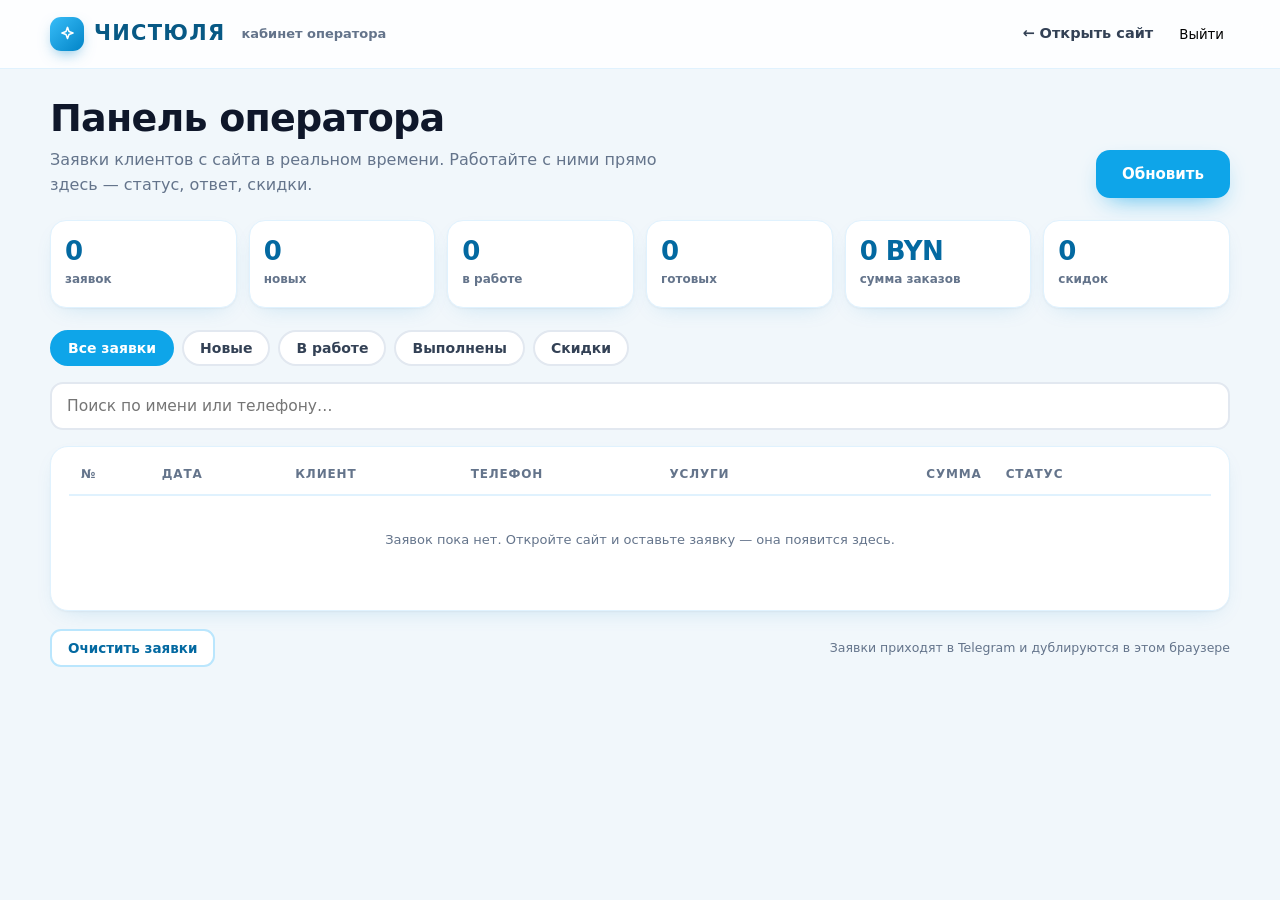
<file: admin.html>
<!DOCTYPE html>
<html lang="ru">
<head>
<meta charset="utf-8">
<meta name="viewport" content="width=device-width,initial-scale=1">
<title>ЧИСТЮЛЯ — кабинет оператора</title>
<meta name="robots" content="noindex, nofollow">
<link rel="icon" href="favicon.svg" type="image/svg+xml">
<link rel="stylesheet" href="styles.css?v=29">
<script src="config.js?v=29"></script>
</head>
<body style="background:#f1f7fb">

<header class="hdr" style="border-bottom:1px solid var(--s100)">
  <div class="container hdr-in">
    <a href="index.html" class="logo">
      <span class="logo-mark"><svg viewBox="0 0 24 24" fill="none" stroke="currentColor" stroke-width="2" stroke-linecap="round" stroke-linejoin="round"><path d="M12 3l1.9 5.1L19 10l-5.1 1.9L12 17l-1.9-5.1L5 10l5.1-1.9L12 3z"/></svg></span>
      ЧИСТЮЛЯ <span style="font-weight:600;color:var(--muted);font-size:13px;letter-spacing:0;margin-left:6px">кабинет оператора</span>
    </a>
    <nav class="nav">
      <a class="btn-admin" href="index.html">← Открыть сайт</a>
      <button class="btn-admin" id="logoutBtn" style="border:none;cursor:pointer;background:none;font-family:inherit">Выйти</button>
    </nav>
  </div>
</header>

<div id="diagBar" style="display:none;background:#0c4a6e;color:#e0f2fe;padding:10px 20px;font-family:ui-monospace,Menlo,monospace;font-size:12px;white-space:pre-wrap"></div>

<!-- ================= КАБИНЕТ ================= -->
<div class="container" id="admView" style="padding:28px 0 70px">

  <div class="adm-hero">
    <div>
      <h2 class="adm-h1">Панель оператора</h2>
      <p class="adm-sub">Заявки клиентов с сайта в реальном времени. Работайте с ними прямо здесь — статус, ответ, скидки.</p>
    </div>
    <button class="btn btn-primary" id="refreshBtn">Обновить</button>
  </div>

  <div class="adm-stats" id="admStats"></div>

  <div class="adm-tabs" id="tabs">
    <button class="adm-tab on" data-tab="apps">Все заявки</button>
    <button class="adm-tab" data-tab="new">Новые</button>
    <button class="adm-tab" data-tab="work">В работе</button>
    <button class="adm-tab" data-tab="done">Выполнены</button>
    <button class="adm-tab" data-tab="disc">Скидки</button>
  </div>

  <input class="input" id="search" placeholder="Поиск по имени или телефону…" style="margin-bottom:16px">

  <div class="card card-pad" style="padding:8px 18px 18px;overflow-x:auto">
    <div id="appsPane">
      <table class="adm-table">
        <thead><tr><th>№</th><th>Дата</th><th>Клиент</th><th>Телефон</th><th>Услуги</th><th class="num">Сумма</th><th>Статус</th><th></th></tr></thead>
        <tbody id="appsBody"></tbody>
      </table>
      <p class="hint" id="appsEmpty" style="display:none;text-align:center;padding:28px 0">Заявок пока нет. Откройте сайт и оставьте заявку — она появится здесь.</p>
    </div>

    <div id="discPane" style="display:none">
      <table class="adm-table">
        <thead><tr><th>Скидка</th><th>Источник</th><th>Телефон</th><th>Дата</th><th>Статус</th><th>Заказ</th></tr></thead>
        <tbody id="discBody"></tbody>
      </table>
      <p class="hint" id="discEmpty" style="display:none;text-align:center;padding:28px 0">Скидок пока нет. Их выдаёт мини-игра на сайте.</p>
    </div>
  </div>

  <div class="adm-foot">
    <button class="btn btn-ghost btn-sm" id="resetBtn">Очистить заявки</button>
    <span class="adm-hint" id="admStoreHint">Заявки хранятся в этом браузере</span>
  </div>
</div>

<!-- ================= МОДАЛКА ЗАЯВКИ ================= -->
<div class="modal-bg" id="modal">
  <div class="modal">
    <div class="modal-hd">
      <h3 id="mTitle" style="margin:0;font-size:20px">Заявка</h3>
      <button class="btn-mini" id="mClose">Закрыть</button>
    </div>
    <div class="modal-bd" id="mBody"></div>
  </div>
</div>

<div class="toast" id="toast"></div>

<div id="errBar" role="alert" style="display:none;position:fixed;top:10px;right:10px;z-index:9999;max-width:440px;background:#991b1b;color:#fecaca;padding:10px 34px 10px 12px;border-radius:12px;font:12px/1.5 ui-monospace,Menlo,monospace;box-shadow:0 10px 34px rgba(0,0,0,.4);white-space:pre-wrap;max-height:48vh;overflow:auto">
  <button id="errClose" aria-label="Закрыть" style="position:absolute;top:2px;right:4px;background:none;border:none;color:#fecaca;font-size:20px;line-height:1;cursor:pointer;padding:2px 7px">×</button>
  <span id="errText"></span>
</div>
<script>
(function(){
  var bar = document.getElementById('errBar');
  var txt = document.getElementById('errText');
  var closeBtn = document.getElementById('errClose');
  if (closeBtn) closeBtn.addEventListener('click', function(){ bar.style.display = 'none'; });
  window.addEventListener('error', function(e){
    var msg = (e.error && e.error.message) || e.message || 'unknown';
    var file = (e.filename || '').split('/').pop() || '';
    txt.textContent = 'ERROR: ' + msg + '\n@ ' + file + ':' + (e.lineno || '?');
    bar.style.display = 'block';
    clearTimeout(window.__errT);
    window.__errT = setTimeout(function(){ bar.style.display = 'none'; }, 8000);
  });
})();
</script>

<script src="script.js?v=29"></script>
<script src="admin.js?v=29"></script>
</body>
</html>
</file>
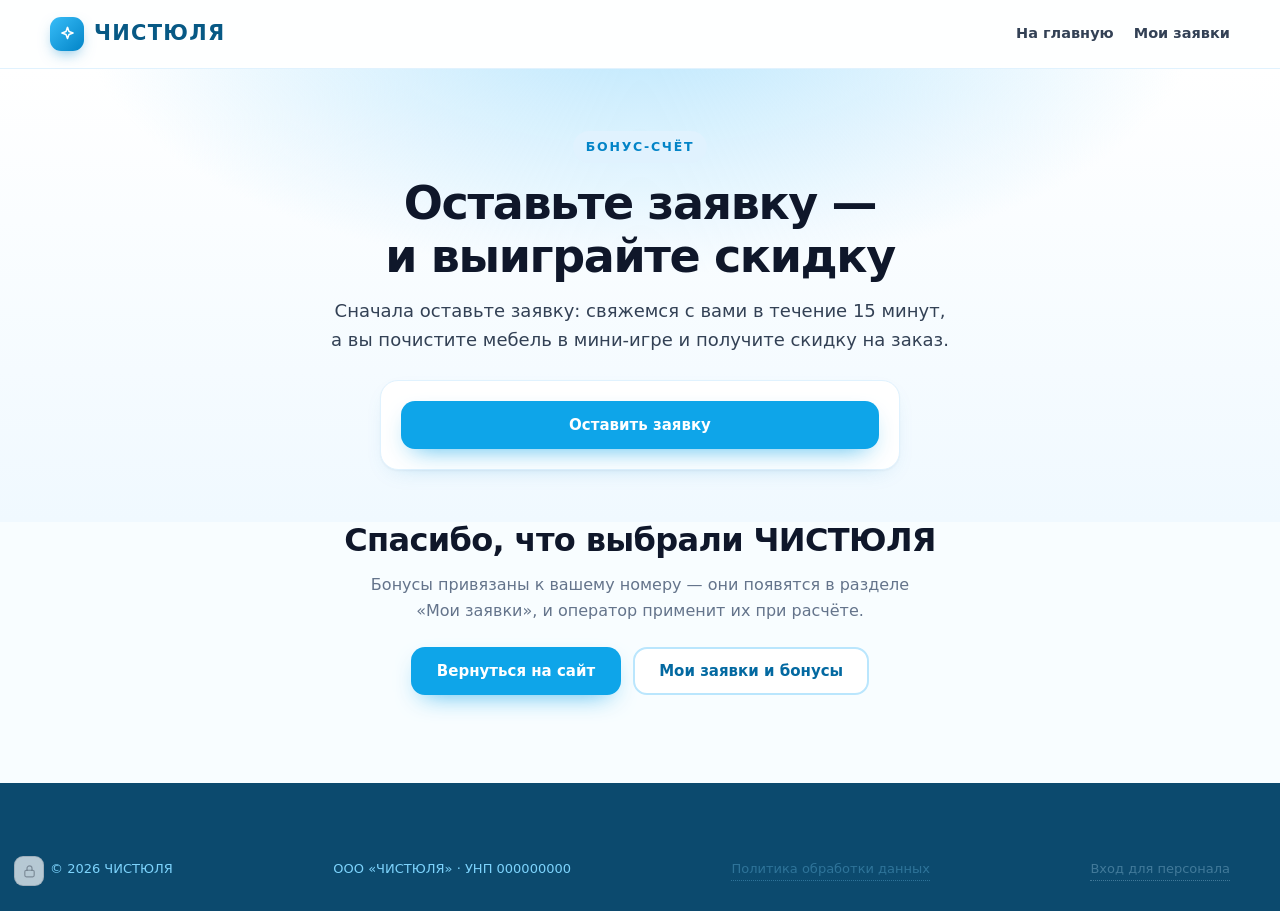
<file: bonus.html>
<!DOCTYPE html>
<html lang="ru">
<head>
<meta charset="utf-8">
<meta name="viewport" content="width=device-width,initial-scale=1">
<title>ЧИСТЮЛЯ — заявка принята</title>
<meta name="description" content="Заявка принята. Оператор свяжется в течение 15 минут. Почистите мебель в мини-игре и получите скидку на заказ.">
<meta name="theme-color" content="#0ea5e9">
<meta name="robots" content="noindex, follow">
<link rel="stylesheet" href="styles.css?v=29">
<link rel="icon" href="favicon.svg?v=29" type="image/svg+xml">
<script src="config.js?v=29"></script>
</head>
<body>

<header class="hdr">
  <div class="container hdr-in">
    <a href="index.html" class="logo">
      <span class="logo-mark"><svg viewBox="0 0 24 24" fill="none" stroke="currentColor" stroke-width="2" stroke-linecap="round" stroke-linejoin="round"><path d="M12 3l1.9 5.1L19 10l-5.1 1.9L12 17l-1.9-5.1L5 10l5.1-1.9L12 3z"/></svg></span>
      ЧИСТЮЛЯ
    </a>
    <nav class="nav">
      <a href="index.html" class="nav-keep">На главную</a>
      <a href="index.html#cabinet" class="nav-keep">Мои заявки</a>
    </nav>
  </div>
</header>

<!-- ================= ПОДТВЕРЖДЕНИЕ ================= -->
<section class="bonus-hero">
  <div class="container">
    <span class="eyebrow" id="heroBadge">Заявка принята</span>
    <h1 id="heroTitle">Свяжемся с вами в рабочие часы</h1>
    <p id="heroText">Оператор перезвонит как можно скорее — обычно в течение 15 минут, но в загруженные дни чуть позже.</p>
    <div id="applied" class="applied"></div>
  </div>
</section>

<!-- ================= ФИНАЛ ================= -->
<section id="final" style="padding-top:0">
  <div class="container" style="text-align:center">
    <h2 style="font-size:clamp(22px,3.4vw,32px)">Спасибо, что выбрали ЧИСТЮЛЯ</h2>
    <p style="color:var(--muted);max-width:560px;margin:0 auto 24px">Бонусы привязаны к вашему номеру — они появятся в разделе «Мои заявки», и оператор применит их при расчёте.</p>
    <div style="display:flex;gap:12px;justify-content:center;flex-wrap:wrap">
      <a href="index.html" class="btn btn-primary">Вернуться на сайт</a>
      <a href="index.html#cabinet" class="btn btn-ghost">Мои заявки и бонусы</a>
    </div>
  </div>
</section>

<footer class="ftr">
  <div class="container">
    <div class="ftr-bot" style="border-top:none">
      <span id="fCopyright">© 2026 ЧИСТЮЛЯ</span>
      <span id="fLegal">ООО «ЧИСТЮЛЯ» · УНП 000000000</span>
      <a href="privacy.html" class="op-link" style="color:inherit">Политика обработки данных</a>
      <a class="op-link" href="#" id="opLink">Вход для персонала</a>
    </div>
  </div>
</footer>

<!-- ================= ОКНО ИГРЫ ================= -->
<div class="g-overlay" id="gOverlay">
  <div class="g-modal">
    <div class="g-modal-hd">
      <div>
        <h3 id="gTitle" style="margin:0 0 4px;font-size:23px"></h3>
        <p id="gHint" style="margin:0;color:var(--muted);font-size:14.5px"></p>
      </div>
      <button class="btn-mini" id="gClose">
        <svg viewBox="0 0 24 24" fill="none" stroke="currentColor" stroke-width="2" stroke-linecap="round"><path d="M18 6L6 18M6 6l12 12"/></svg>
        Закрыть
      </button>
    </div>
    <div class="g-modal-bd" id="gBody"></div>
  </div>
</div>

<button class="op-dot" id="opDot" aria-label="Вход для персонала" title="">
  <svg viewBox="0 0 24 24" fill="none" stroke="currentColor" stroke-width="1.9" stroke-linecap="round" stroke-linejoin="round"><rect x="4.5" y="10" width="15" height="10.5" rx="2.5"/><path d="M8 10V7a4 4 0 0 1 8 0v3"/></svg>
</button>
<div class="toast" id="toast"></div>
<div id="errBar" role="alert" style="display:none;position:fixed;top:10px;right:10px;z-index:9999;max-width:440px;background:#991b1b;color:#fecaca;padding:10px 34px 10px 12px;border-radius:12px;font:12px/1.5 ui-monospace,Menlo,monospace;box-shadow:0 10px 34px rgba(0,0,0,.4);white-space:pre-wrap;max-height:48vh;overflow:auto">
  <button id="errClose" aria-label="Закрыть" style="position:absolute;top:2px;right:4px;background:none;border:none;color:#fecaca;font-size:20px;line-height:1;cursor:pointer;padding:2px 7px">×</button>
  <span id="errText"></span>
</div>
<script>
(function(){
  var bar = document.getElementById('errBar');
  var txt = document.getElementById('errText');
  var closeBtn = document.getElementById('errClose');
  if (closeBtn) closeBtn.addEventListener('click', function(){ bar.style.display = 'none'; });
  window.addEventListener('error', function(e){
    var msg = (e.error && e.error.message) || e.message || 'unknown';
    var file = (e.filename || '').split('/').pop() || '';
    txt.textContent = 'ERROR: ' + msg + '\n@ ' + file + ':' + (e.lineno || '?');
    bar.style.display = 'block';
    clearTimeout(window.__errT);
    window.__errT = setTimeout(function(){ bar.style.display = 'none'; }, 8000);
  });
})();
</script>

<script src="script.js?v=29"></script>
<script src="game.js?v=29"></script>
<script src="bonus.js?v=29"></script>
</body>
</html>
</file>
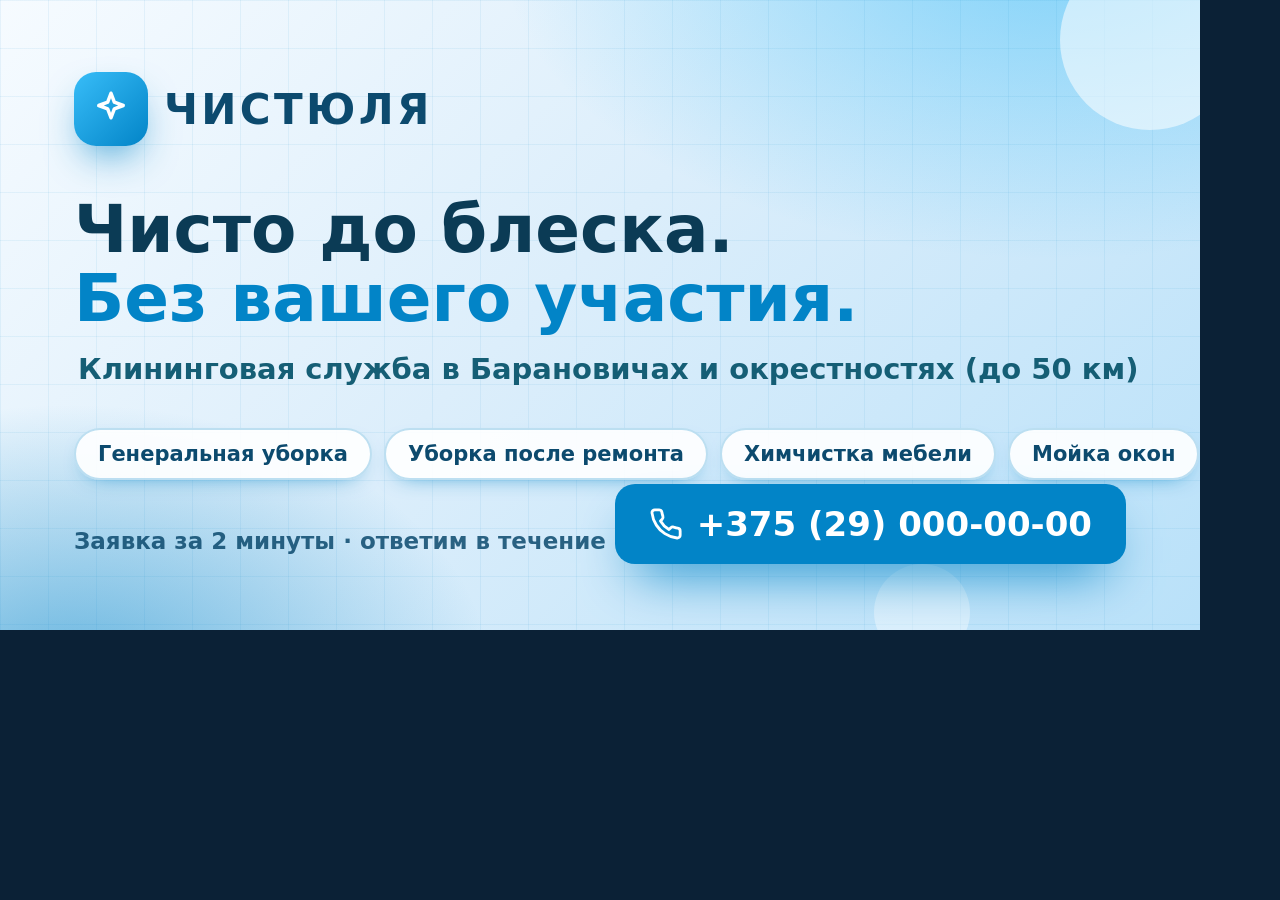
<file: og-cover.html>
<!DOCTYPE html>
<html lang="ru">
<head>
<meta charset="utf-8">
<title>OG-cover ЧИСТЮЛЯ</title>
<style>
  *{box-sizing:border-box;margin:0;padding:0}
  body{background:#0b2136;font-family:system-ui,-apple-system,"Segoe UI",Roboto,sans-serif}
  #cover{
    width:1200px;height:630px;position:relative;overflow:hidden;
    background:
      radial-gradient(900px 520px at 88% -10%, rgba(56,189,248,.55), transparent 62%),
      radial-gradient(700px 460px at 6% 108%, rgba(2,132,199,.55), transparent 60%),
      linear-gradient(135deg,#f6fbff 0%,#dceefb 46%,#b9e1f9 100%);
  }
  .grid{position:absolute;inset:0;
    background-image:linear-gradient(rgba(2,132,199,.07) 1px,transparent 1px),
                     linear-gradient(90deg,rgba(2,132,199,.07) 1px,transparent 1px);
    background-size:48px 48px;}

  .logo{position:absolute;left:74px;top:72px;display:flex;align-items:center;gap:16px}
  .mark{width:74px;height:74px;border-radius:22px;display:grid;place-items:center;color:#fff;
    background:linear-gradient(135deg,#38bdf8,#0284c7);box-shadow:0 18px 40px -14px rgba(2,132,199,.9)}
  .mark svg{width:42px;height:42px}
  .wordmark{font-weight:900;font-size:42px;letter-spacing:.08em;color:#0c4a6e}

  h1{position:absolute;left:74px;top:196px;font-size:66px;line-height:1.04;color:#0b3b55;font-weight:900}
  h1 em{font-style:normal;color:#0284c7}

  .lead{position:absolute;left:78px;top:352px;font-size:29px;color:#155e75;font-weight:600}

  .chips{position:absolute;left:74px;top:428px;display:flex;gap:12px;flex-wrap:wrap}
  .chip{padding:12px 22px;border-radius:999px;background:rgba(255,255,255,.9);border:2px solid rgba(2,132,199,.25);
    color:#0c4a6e;font-size:21px;font-weight:700;box-shadow:0 8px 22px -14px rgba(2,132,199,.9)}

  .phone{position:absolute;right:74px;bottom:66px;display:flex;align-items:center;gap:14px;
    background:#0284c7;color:#fff;padding:20px 34px;border-radius:20px;font-size:34px;font-weight:900;
    box-shadow:0 26px 54px -20px rgba(2,132,199,1)}
  .phone svg{width:34px;height:34px}
  .site{position:absolute;left:74px;bottom:76px;font-size:23px;color:#0c4a6e;font-weight:700;opacity:.85}

  .bubble{position:absolute;border-radius:50%;background:rgba(255,255,255,.55);filter:blur(.3px)}
  .b1{width:180px;height:180px;right:-40px;top:-50px}
  .b2{width:96px;height:96px;right:230px;bottom:-30px;background:rgba(255,255,255,.4)}
</style>
</head>
<body>
<div id="cover">
  <div class="grid"></div>
  <div class="bubble b1"></div>
  <div class="bubble b2"></div>

  <div class="logo">
    <div class="mark"><svg viewBox="0 0 24 24" fill="none" stroke="currentColor" stroke-width="2" stroke-linecap="round" stroke-linejoin="round"><path d="M12 3l1.9 5.1L19 10l-5.1 1.9L12 17l-1.9-5.1L5 10l5.1-1.9L12 3z"/></svg></div>
    <div class="wordmark" id="oCompany">ЧИСТЮЛЯ</div>
  </div>

  <h1>Чисто до блеска.<br><em>Без вашего участия.</em></h1>
  <div class="lead" id="oLead">Клининговая служба в Барановичах и окрестностях</div>

  <div class="chips">
    <div class="chip">Генеральная уборка</div>
    <div class="chip">Уборка после ремонта</div>
    <div class="chip">Химчистка мебели</div>
    <div class="chip">Мойка окон</div>
  </div>

  <div class="site">Заявка за 2 минуты · ответим в течение 15 минут</div>

  <div class="phone">
    <svg viewBox="0 0 24 24" fill="none" stroke="currentColor" stroke-width="2" stroke-linecap="round" stroke-linejoin="round"><path d="M22 16.9v3a2 2 0 0 1-2.2 2 19.8 19.8 0 0 1-8.6-3.1 19.5 19.5 0 0 1-6-6A19.8 19.8 0 0 1 2.1 4.2 2 2 0 0 1 4.1 2h3a2 2 0 0 1 2 1.7c.1 1 .4 1.9.7 2.8a2 2 0 0 1-.5 2.1L8.1 9.9a16 16 0 0 0 6 6l1.3-1.3a2 2 0 0 1 2.1-.4c.9.3 1.8.6 2.8.7a2 2 0 0 1 1.7 2z"/></svg>
    <span id="oPhone">+375 (29) 000-00-00</span>
  </div>
</div>

<script src="config.js?v=29"></script>
<script>
(function(){
  var C = window.CONFIG || {};
  function set(id, v){ var el = document.getElementById(id); if (el && v) el.textContent = v; }
  set('oCompany', C.COMPANY);
  set('oPhone', C.PHONE_HUMAN || C.PHONE);
  if (C.AREA) set('oLead', 'Клининговая служба' + (C.AREA.indexOf('Работаем') === 0 ? C.AREA.slice('Работаем'.length) : ' в ' + C.CITY));
})();
</script>
</body>
</html>
</file>
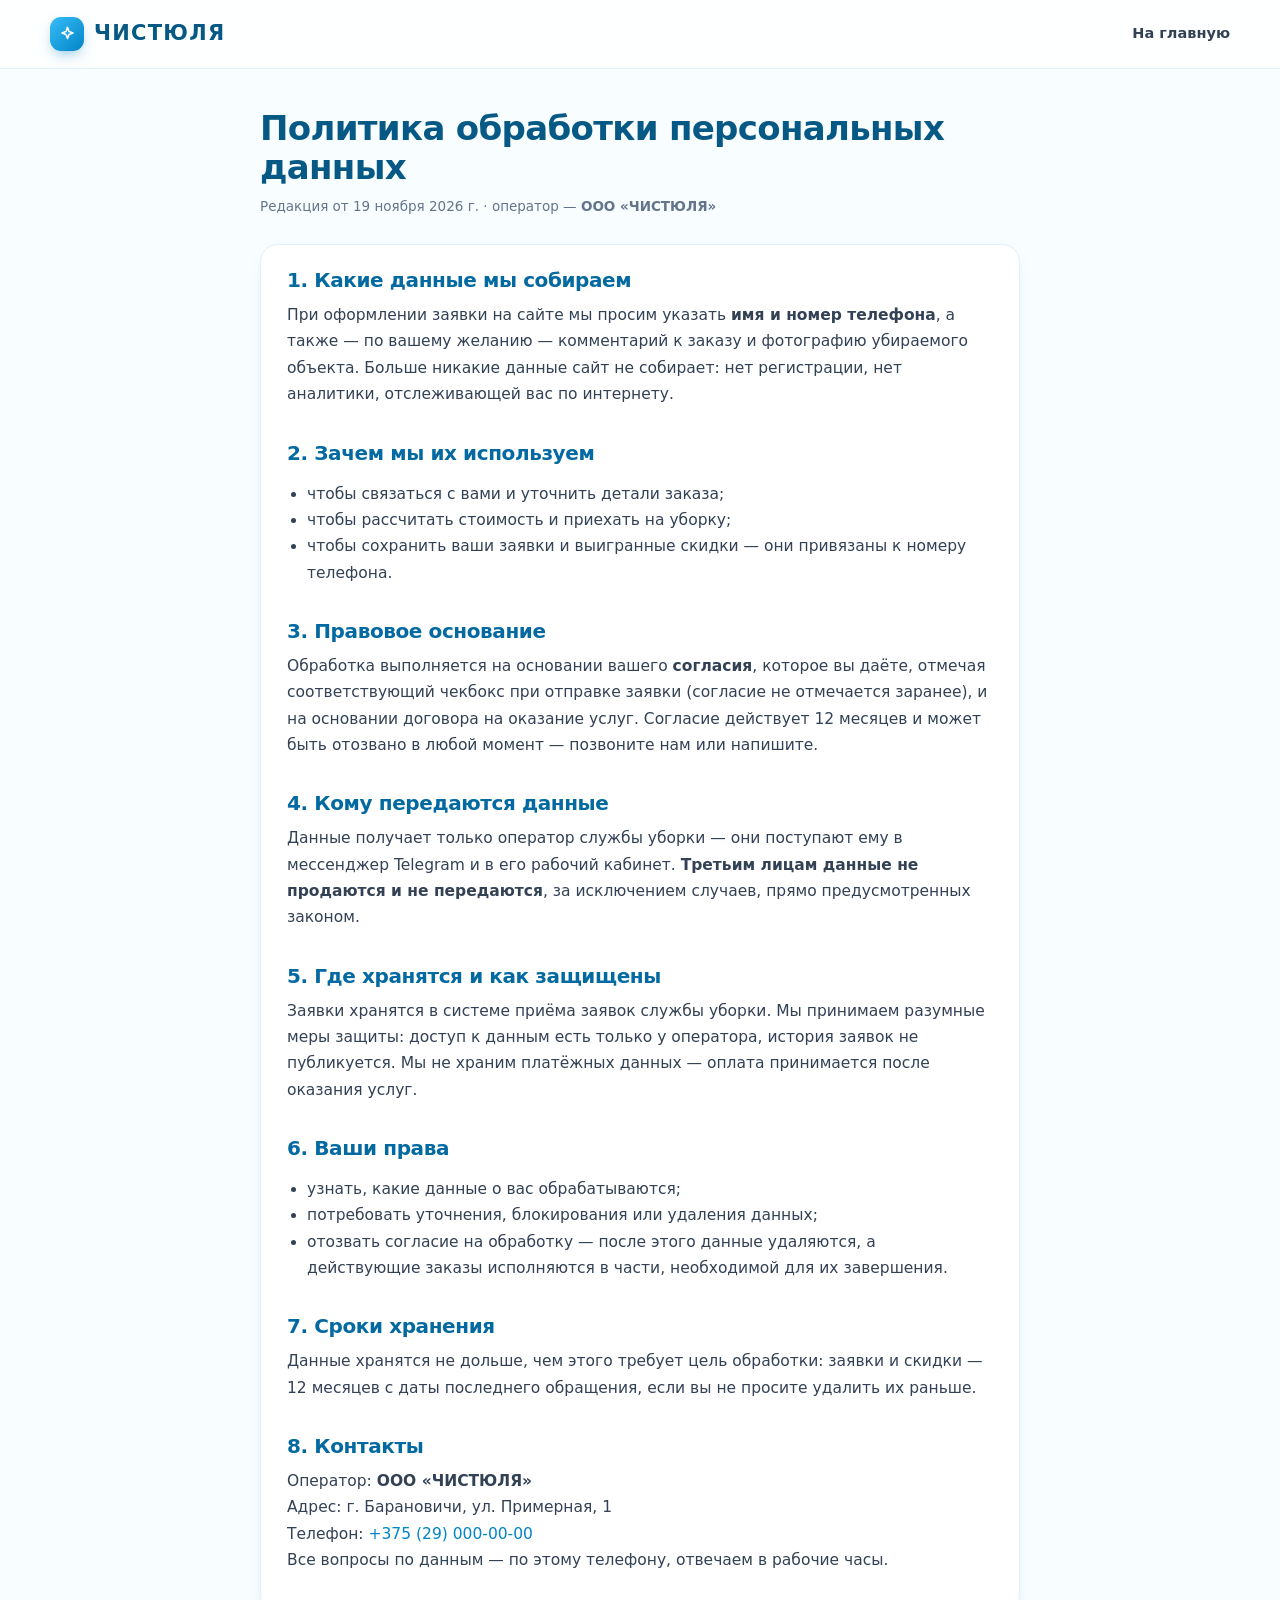
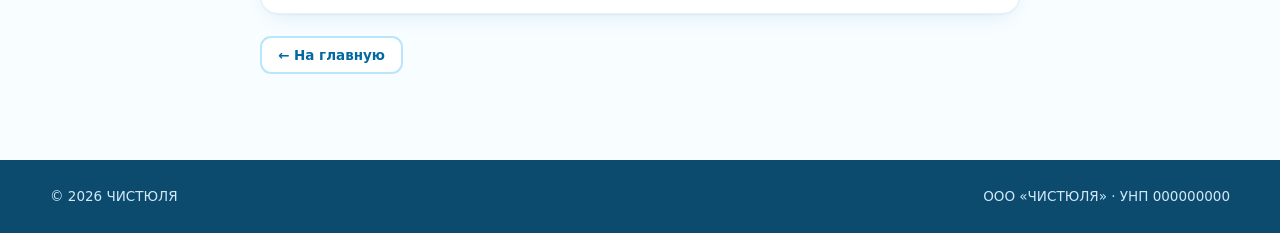
<file: privacy.html>
<!DOCTYPE html>
<html lang="ru">
<head>
<meta charset="utf-8">
<meta name="viewport" content="width=device-width,initial-scale=1">
<title>Политика обработки персональных данных — ЧИСТЮЛЯ</title>
<meta name="robots" content="noindex, follow">
<link rel="icon" href="favicon.svg?v=29" type="image/svg+xml">
<link rel="stylesheet" href="styles.css?v=29">
<script src="config.js?v=29"></script>
<style>
  .pol{max-width:760px;margin:0 auto;padding:40px 0 70px}
  .pol h1{font-size:clamp(24px,4vw,34px);margin:0 0 8px;color:var(--s800)}
  .pol h2{font-size:20px;margin:34px 0 10px;color:var(--s700)}
  .pol p,.pol li{color:var(--ink2);line-height:1.7;font-size:15.5px}
  .pol ul{padding-left:20px}
  .pol .meta{color:var(--muted);font-size:13.5px;margin-bottom:26px}
  .pol .card{background:#fff;border:1px solid var(--s100);border-radius:18px;padding:24px 26px;box-shadow:var(--shadow)}
</style>
</head>
<body>
<header class="hdr">
  <div class="container hdr-in">
    <a href="index.html" class="logo">
      <span class="logo-mark"><svg viewBox="0 0 24 24" fill="none" stroke="currentColor" stroke-width="2" stroke-linecap="round" stroke-linejoin="round"><path d="M12 3l1.9 5.1L19 10l-5.1 1.9L12 17l-1.9-5.1L5 10l5.1-1.9L12 3z"/></svg></span>
      ЧИСТЮЛЯ
    </a>
    <nav class="nav">
      <a href="index.html" class="nav-keep">На главную</a>
    </nav>
  </div>
</header>

<main class="container pol">
  <h1>Политика обработки персональных данных</h1>
  <p class="meta">Редакция от 19 ноября 2026 г. · оператор — <b id="pLegal">ООО «ЧИСТЮЛЯ»</b></p>

  <div class="card">
    <h2 style="margin-top:0">1. Какие данные мы собираем</h2>
    <p>При оформлении заявки на сайте мы просим указать <b>имя и номер телефона</b>, а также — по вашему желанию — комментарий к заказу и фотографию убираемого объекта. Больше никакие данные сайт не собирает: нет регистрации, нет аналитики, отслеживающей вас по интернету.</p>

    <h2>2. Зачем мы их используем</h2>
    <ul>
      <li>чтобы связаться с вами и уточнить детали заказа;</li>
      <li>чтобы рассчитать стоимость и приехать на уборку;</li>
      <li>чтобы сохранить ваши заявки и выигранные скидки — они привязаны к номеру телефона.</li>
    </ul>

    <h2>3. Правовое основание</h2>
    <p>Обработка выполняется на основании вашего <b>согласия</b>, которое вы даёте, отмечая соответствующий чекбокс при отправке заявки (согласие не отмечается заранее), и на основании договора на оказание услуг. Согласие действует 12 месяцев и может быть отозвано в любой момент — позвоните нам или напишите.</p>

    <h2>4. Кому передаются данные</h2>
    <p>Данные получает только оператор службы уборки — они поступают ему в мессенджер Telegram и в его рабочий кабинет. <b>Третьим лицам данные не продаются и не передаются</b>, за исключением случаев, прямо предусмотренных законом.</p>

    <h2>5. Где хранятся и как защищены</h2>
    <p>Заявки хранятся в системе приёма заявок службы уборки. Мы принимаем разумные меры защиты: доступ к данным есть только у оператора, история заявок не публикуется. Мы не храним платёжных данных — оплата принимается после оказания услуг.</p>

    <h2>6. Ваши права</h2>
    <ul>
      <li>узнать, какие данные о вас обрабатываются;</li>
      <li>потребовать уточнения, блокирования или удаления данных;</li>
      <li>отозвать согласие на обработку — после этого данные удаляются, а действующие заказы исполняются в части, необходимой для их завершения.</li>
    </ul>

    <h2>7. Сроки хранения</h2>
    <p>Данные хранятся не дольше, чем этого требует цель обработки: заявки и скидки — 12 месяцев с даты последнего обращения, если вы не просите удалить их раньше.</p>

    <h2>8. Контакты</h2>
    <p>Оператор: <b id="pLegal2">ООО «ЧИСТЮЛЯ»</b><br>
      Адрес: <span id="pAddress">г. Барановичи, ул. Примерная, 1</span><br>
      Телефон: <a id="pPhone" href="#">+375 (29) 000-00-00</a><br>
      Все вопросы по данным — по этому телефону, отвечаем в рабочие часы.</p>
  </div>

  <p style="margin-top:22px"><a class="btn btn-ghost btn-sm" href="index.html">← На главную</a></p>
</main>

<footer class="ftr" style="padding:26px 0">
  <div class="container" style="display:flex;justify-content:space-between;gap:12px;flex-wrap:wrap;font-size:13.5px;color:#cfe9f7">
    <span id="fCopyright">© 2026 ЧИСТЮЛЯ</span>
    <span id="fLegal">ООО «ЧИСТЮЛЯ» · УНП 000000000</span>
  </div>
</footer>

<script>
(function(){
  var CFG = window.CONFIG || {};
  function set(id, v){ var el = document.getElementById(id); if (el && v) el.textContent = v; }
  set('pLegal', CFG.LEGAL); set('pLegal2', CFG.LEGAL);
  set('pAddress', CFG.ADDRESS);
  set('fCopyright', '© ' + new Date().getFullYear() + ' ЧИСТЮЛЯ');
  set('fLegal', CFG.LEGAL + (CFG.INN ? ' · УНП ' + CFG.INN : ''));
  var ph = document.getElementById('pPhone');
  if (ph && CFG.PHONE){ ph.textContent = CFG.PHONE_HUMAN || CFG.PHONE; ph.href = 'tel:' + String(CFG.PHONE).replace(/[^\d+]/g,''); }
})();
</script>
</body>
</html>
</file>
<file: styles.css>
/* ==========================================================
   ЧИСТЮЛЯ — стили. Палитра: белый + небесно-голубой
   ========================================================== */
:root{
  --s50:#f0f9ff; --s100:#e0f2fe; --s200:#bae6fd; --s300:#7dd3fc;
  --s400:#38bdf8; --s500:#0ea5e9; --s600:#0284c7; --s700:#0369a1;
  --s800:#075985; --s900:#0c4a6e;
  --ink:#0f172a; --ink2:#334155; --muted:#64748b; --line:#e2e8f0;
  --bg:#f8fdff; --card:#ffffff;
  --shadow:0 1px 2px rgba(15,23,42,.04), 0 8px 24px -12px rgba(2,132,199,.22);
  --shadow-lg:0 2px 6px rgba(15,23,42,.05), 0 24px 60px -24px rgba(2,132,199,.38);
  --r:18px;
  --ease:cubic-bezier(.2,.8,.3,1);
}

*{box-sizing:border-box}
html{scroll-behavior:smooth}
body{
  margin:0; color:var(--ink); background:var(--bg);
  font-family:'Inter','Segoe UI',system-ui,-apple-system,'Helvetica Neue',Arial,sans-serif;
  font-size:16px; line-height:1.6; -webkit-font-smoothing:antialiased;
}
img{max-width:100%;display:block}
a{color:var(--s600);text-decoration:none}
h1,h2,h3,h4{line-height:1.15;margin:0 0 .4em;letter-spacing:-.02em;font-weight:800}
p{margin:0 0 1em}
.container{width:min(1180px,100% - 40px);margin-inline:auto}
::selection{background:var(--s300);color:#fff}

/* ---------- Кнопки ---------- */
.btn{
  display:inline-flex;align-items:center;justify-content:center;gap:9px;
  padding:13px 24px;border-radius:14px;font-weight:700;font-size:15px;
  border:2px solid transparent;cursor:pointer;transition:.2s var(--ease);
  font-family:inherit;text-align:center;line-height:1.2;
}
.btn-primary{background:var(--s500);color:#fff;box-shadow:0 10px 26px -12px rgba(14,165,233,.85)}
.btn-primary:hover{background:var(--s600);transform:translateY(-2px);box-shadow:0 16px 32px -14px rgba(14,165,233,.95)}
.btn-ghost{background:#fff;color:var(--s700);border-color:var(--s200)}
.btn-ghost:hover{border-color:var(--s400);background:var(--s50);transform:translateY(-2px)}
.btn-lg{padding:16px 30px;font-size:17px;border-radius:16px}
.btn-sm{padding:9px 16px;font-size:13.5px;border-radius:11px}
.btn:disabled{opacity:.5;cursor:not-allowed;transform:none}

/* ---------- Карточки ---------- */
.card{background:var(--card);border:1px solid var(--s100);border-radius:var(--r);box-shadow:var(--shadow)}
.card-pad{padding:26px}

/* ---------- Шапка ---------- */
.hdr{position:sticky;top:0;z-index:60;background:rgba(255,255,255,.86);backdrop-filter:blur(14px);border-bottom:1px solid var(--s100)}
.hdr-in{display:flex;align-items:center;gap:22px;height:68px}
.logo{display:flex;align-items:center;gap:10px;font-weight:900;font-size:21px;letter-spacing:.06em;color:var(--s800);text-decoration:none}
.logo-mark{width:34px;height:34px;border-radius:11px;background:linear-gradient(135deg,var(--s400),var(--s600));display:grid;place-items:center;color:#fff;box-shadow:0 6px 16px -6px rgba(2,132,199,.7)}
.logo-mark svg{width:19px;height:19px}
.nav{display:flex;gap:20px;margin-left:auto;align-items:center}
.nav a{color:var(--ink2);font-weight:600;font-size:14.5px;white-space:nowrap}
.nav a:hover{color:var(--s600)}
.nav-phone{padding:9px 16px;border:2px solid var(--s200);border-radius:12px;color:var(--s700)!important;background:var(--s50);transition:.18s var(--ease)}
.nav-phone:hover{border-color:var(--s500);background:#fff;box-shadow:0 8px 20px -10px rgba(2,132,199,.55);transform:translateY(-1px)}
@media(max-width:900px){.nav a:not(.btn-admin):not(.nav-phone):not(.nav-keep){display:none}}
@media(max-width:560px){.hdr-in{height:60px}.logo{font-size:18px}.nav-phone{font-size:13px;padding:7px 12px}}

/* ---------- Секции ---------- */
section{padding:88px 0}
@media(max-width:700px){section{padding:56px 0}}
.sec-head{max-width:720px;margin:0 auto 40px;text-align:center}
.sec-head h2{font-size:clamp(26px,4vw,38px)}
.sec-head p{color:var(--muted);font-size:17px;margin:0}
.eyebrow{display:inline-block;font-size:12.5px;font-weight:800;letter-spacing:.14em;text-transform:uppercase;color:var(--s600);background:var(--s100);padding:6px 13px;border-radius:999px;margin-bottom:14px}

/* ---------- Hero ---------- */
.hero{position:relative;overflow:hidden;padding:78px 0 92px;background:
  radial-gradient(1100px 520px at 78% -8%, var(--s200) 0%, transparent 60%),
  radial-gradient(760px 420px at 4% 12%, var(--s100) 0%, transparent 62%),
  linear-gradient(180deg,#fff 0%, var(--s50) 100%)}
.hero-grid{display:grid;grid-template-columns:1.05fr .95fr;gap:56px;align-items:center}
@media(max-width:960px){.hero-grid{grid-template-columns:1fr;gap:38px}}
.hero h1{font-size:clamp(32px,5.2vw,55px);letter-spacing:-.035em;margin-bottom:18px}
.hero h1 em{font-style:normal;color:var(--s600);position:relative;white-space:nowrap}
.hero h1 em::after{content:'';position:absolute;left:0;right:0;bottom:4px;height:12px;background:var(--s200);opacity:.65;border-radius:6px;z-index:-1}
@media(max-width:520px){.hero h1 em{white-space:normal}}
.hero p.lead{font-size:19px;color:var(--ink2);max-width:540px;margin-bottom:26px}
.hero-cta{display:flex;gap:12px;flex-wrap:wrap;margin-bottom:30px}
.hero-badges{display:flex;gap:10px;flex-wrap:wrap}
.badge-soft{display:inline-flex;align-items:center;gap:7px;background:#fff;border:1px solid var(--s100);color:var(--s700);font-weight:600;font-size:13.5px;padding:8px 14px;border-radius:999px;box-shadow:var(--shadow)}

/* ---------- До/После ---------- */
.ba{position:relative;border-radius:26px 26px 0 0;overflow:hidden;box-shadow:var(--shadow-lg);aspect-ratio:4/3;background:var(--s100);user-select:none;-webkit-user-select:none;-webkit-tap-highlight-color:transparent;touch-action:none}
.ba-dirty,.ba-clean{position:absolute;inset:0}
.ba-dirty{z-index:1}
.ba-clean{z-index:2;clip-path:inset(0 0 0 var(--pos,52%))}
.ba svg{position:absolute;inset:0;width:100%;height:100%}
.ba-range{position:absolute;top:0;left:0;width:100%;height:100%;margin:0;opacity:1;cursor:col-resize;appearance:none;-webkit-appearance:none;background:transparent;outline:none;border:none;z-index:3;touch-action:pan-y}
.ba-range::-webkit-slider-runnable-track{background:transparent}
.ba-range::-webkit-slider-thumb{-webkit-appearance:none;width:56px;height:100%;background:transparent;cursor:col-resize}
.ba-range::-moz-range-track{background:transparent}
.ba-range::-moz-range-thumb{width:56px;height:100%;border:none;background:transparent;cursor:col-resize}
.ba-range:focus{outline:none}
.ba-handle{position:absolute;top:0;bottom:0;left:var(--pos,52%);width:4px;background:#fff;box-shadow:0 0 16px rgba(0,0,0,.4),0 0 0 1px rgba(0,0,0,.06);pointer-events:none;z-index:4}
.ba-handle::after{content:'⟺';position:absolute;top:50%;left:50%;transform:translate(-50%,-50%);width:56px;height:56px;border-radius:50%;background:#fff;color:var(--s600);display:grid;place-items:center;font-size:22px;font-weight:900;box-shadow:0 4px 14px rgba(0,0,0,.25);z-index:10}

/* Подписи «ДО» и «ПОСЛЕ» привязаны к ползунку:
   «ДО» слева от бегунка, «ПОСЛЕ» справа. Круг бегунка перекрывает
   подпись с той стороны, в которую он направлен. */
.ba-tag{position:absolute;top:50%;transform:translateY(-50%);padding:9px 18px;border-radius:999px;font-size:13px;font-weight:900;letter-spacing:.09em;text-transform:uppercase;pointer-events:none;z-index:6;box-shadow:0 3px 14px rgba(0,0,0,.32);white-space:nowrap;transition:opacity .25s}

.ba-tag.l{left:0;background:#1e293b;color:#fff}

.ba-tag.r{left:0;background:#fff;color:var(--s700)}
.ba-cap{position:absolute;left:0;right:0;bottom:0;padding:16px 18px 14px;background:linear-gradient(transparent,rgba(8,47,73,.85));color:#fff;font-weight:600;font-size:14px;pointer-events:none;z-index:5}

/* ---------- Галерея услуг ---------- */
.svc-toolbar{display:flex;gap:9px;flex-wrap:wrap;justify-content:center;margin-bottom:36px}
.stab{
  border:2px solid var(--s100);background:#fff;border-radius:999px;padding:9px 18px;
  font-weight:700;font-size:14px;cursor:pointer;font-family:inherit;color:var(--s700);
  transition:.2s var(--ease);display:inline-flex;align-items:center;gap:8px
}
.stab:hover{border-color:var(--s300);transform:translateY(-2px);box-shadow:var(--shadow)}
.stab.on{background:var(--s500);border-color:var(--s500);color:#fff;box-shadow:0 10px 24px -12px rgba(14,165,233,.9)}
.svc-group{margin-bottom:42px;scroll-margin-top:96px;border-radius:24px;transition:box-shadow .45s}
.svc-group.flash{box-shadow:0 0 0 3px rgba(56,189,248,.4)}
.svc-group-hd{display:flex;align-items:center;gap:12px;margin-bottom:16px;flex-wrap:wrap}
.svc-group-hd h3{font-size:19px;margin:0;display:flex;align-items:center;gap:10px}
.svc-group-hd h3::before{content:'';width:5px;height:22px;border-radius:3px;background:linear-gradient(180deg,var(--s400),var(--s600))}
.svc-group-hd .cnt{font-size:12.5px;color:var(--muted);font-weight:700;background:var(--s50);border:1px solid var(--s100);padding:4px 11px;border-radius:999px}
.svc-row{display:grid;grid-template-columns:repeat(auto-fill,minmax(min(312px,100%),1fr));gap:16px}
.svc-hint{text-align:center;color:var(--muted);font-size:13.5px;margin-top:8px}

/* карточка услуги */
.svc2{
  position:relative;text-align:left;background:#fff;border:2px solid var(--line);
  border-radius:18px;padding:18px;cursor:pointer;font-family:inherit;color:var(--ink);
  overflow:hidden;transition:transform .26s var(--ease),box-shadow .26s var(--ease),border-color .26s,background .26s;
  display:flex;flex-direction:column;animation:rise .5s var(--ease) backwards
}
.svc2::after{
  content:'';position:absolute;top:0;left:0;width:55%;height:100%;
  background:linear-gradient(105deg,transparent,rgba(255,255,255,.9),transparent);
  transform:translateX(-160%) skewX(-16deg);transition:transform .8s var(--ease);pointer-events:none
}
.svc2:hover{transform:translateY(-6px);border-color:var(--s400);box-shadow:0 24px 46px -24px rgba(2,132,199,.7)}
.svc2:hover::after{transform:translateX(280%) skewX(-16deg)}
.svc2.on{border-color:var(--s500);background:linear-gradient(170deg,var(--s50),#fff 62%);box-shadow:0 0 0 4px rgba(14,165,233,.13),0 22px 42px -26px rgba(2,132,199,.65)}
.svc2-hd{display:flex;gap:13px;align-items:flex-start;margin-bottom:11px}
.svc2-ico{
  position:relative;width:50px;height:50px;border-radius:16px;flex:0 0 auto;
  background:linear-gradient(135deg,var(--s100),var(--s200));color:var(--s700);
  display:grid;place-items:center;transition:.28s var(--ease)
}
.svc2-ico svg{width:26px;height:26px}
.svc2:hover .svc2-ico{background:linear-gradient(135deg,var(--s400),var(--s600));color:#fff;transform:rotate(-7deg) scale(1.07)}
.svc2.on .svc2-ico{background:linear-gradient(135deg,var(--s500),var(--s700));color:#fff}
.svc2-check{
  position:absolute;top:-7px;right:-7px;width:25px;height:25px;border-radius:50%;
  background:var(--s500);color:#fff;display:grid;place-items:center;font-size:13px;font-weight:900;
  opacity:0;transform:scale(.35);transition:transform .28s cubic-bezier(.2,.9,.3,1.5);box-shadow:0 3px 10px rgba(14,165,233,.6)
}
.svc2.on .svc2-check{opacity:1;transform:scale(1)}
.svc2-name{font-size:17px;font-weight:800;margin:0 0 3px;display:flex;align-items:center;gap:8px;flex-wrap:wrap;line-height:1.25}
.svc2-tag{font-size:10.5px;font-weight:800;letter-spacing:.06em;text-transform:uppercase;background:linear-gradient(135deg,var(--s400),var(--s600));color:#fff;padding:3px 9px;border-radius:999px}
.svc2-price{margin-top:2px}
.svc2-price b{font-size:19px;color:var(--s700);letter-spacing:-.02em}
.svc2-price small{color:var(--muted);font-size:12.5px;font-weight:600;margin-left:4px}
.svc2-desc{font-size:13.6px;color:var(--muted);margin:0 0 12px;line-height:1.5;flex:1}
.svc2-meta{display:flex;gap:7px;flex-wrap:wrap}
.mchip{display:inline-flex;align-items:center;gap:6px;background:var(--s50);border:1px solid var(--s100);color:var(--s700);font-size:12.5px;font-weight:700;padding:5px 11px;border-radius:999px;white-space:nowrap}
.svc2-qty{margin-top:14px;padding-top:14px;border-top:1px dashed var(--s200);display:none}
.svc2.on .svc2-qty{display:block;animation:qin .3s var(--ease)}
.svc2-qty-row{display:flex;align-items:center;gap:10px;flex-wrap:wrap}
.svc2-qty-row label{font-size:13.5px;font-weight:700;color:var(--ink2)}
.svc2-qty input{width:92px;padding:9px 11px;border:2px solid var(--s200);border-radius:12px;font-size:15px;font-family:inherit;text-align:center;outline:none;transition:.16s}
.svc2-qty input:focus{border-color:var(--s400);box-shadow:0 0 0 4px rgba(56,189,248,.2)}
.svc2-qty .unit{font-size:13.5px;color:var(--muted);font-weight:700}
.svc2-qty .sum{font-weight:800;color:var(--s700);margin-left:auto;font-size:15px}

/* ---------- Форма ---------- */
.form-grid{display:grid;grid-template-columns:1.35fr .95fr;gap:28px;align-items:start}
@media(max-width:960px){.form-grid{grid-template-columns:1fr}}
.field{margin-bottom:18px}
.field > label,.lbl{display:block;font-weight:700;font-size:14.5px;margin-bottom:8px;color:var(--ink)}
.input,textarea.input,select.input{
  width:100%;padding:13px 15px;border:2px solid var(--line);border-radius:13px;font-size:15.5px;
  font-family:inherit;color:var(--ink);background:#fff;transition:.16s;outline:none
}
.input:focus{border-color:var(--s400);box-shadow:0 0 0 4px rgba(56,189,248,.16)}
textarea.input{min-height:96px;resize:vertical}
.row2{display:grid;grid-template-columns:1fr 1fr;gap:14px}
@media(max-width:560px){.row2{grid-template-columns:1fr}}
.hint{font-size:13px;color:var(--muted);margin-top:6px}

/* телефон с +375 */
.phone{display:flex;align-items:stretch;border:2px solid var(--line);border-radius:13px;background:#fff;transition:.16s;overflow:hidden}
.phone:focus-within{border-color:var(--s400);box-shadow:0 0 0 4px rgba(56,189,248,.16)}
.phone .phone-cc{display:flex;align-items:center;font-weight:800;color:var(--s700);font-size:15.5px;padding:0 12px;border-right:1px solid var(--line);background:var(--s50);user-select:none;-webkit-user-select:none;flex:0 0 auto}
.phone input{border:none;outline:none;flex:1;min-width:0;background:transparent;font-size:15.5px;font-family:inherit;padding:13px 15px;color:var(--ink)}
.phone input::placeholder{color:#94a3b8}

/* «Ваш выбор» */
.chosen{border:2px dashed var(--s200);border-radius:16px;padding:16px;background:linear-gradient(180deg,var(--s50),#fff)}
.chosen.empty{text-align:center;color:var(--muted);font-size:14px;padding:22px}
.chosen.empty b{display:block;color:var(--s700);font-size:15.5px;margin-bottom:4px}
.crow{display:flex;align-items:center;gap:12px;padding:10px 0;border-bottom:1px dashed var(--s200);flex-wrap:wrap}
.crow:last-child{border-bottom:none}
.crow .cname{font-weight:700;font-size:14.5px;flex:1;min-width:150px}
.crow .cname small{display:block;font-weight:600;color:var(--muted);font-size:12.5px}
.crow input{width:78px;padding:7px 9px;border:2px solid var(--line);border-radius:10px;font-size:14.5px;font-family:inherit;text-align:center;outline:none}
.crow input:focus{border-color:var(--s400)}
.crow .cprice{font-weight:800;color:var(--s700);min-width:92px;text-align:right}
.crow .rm{border:none;background:none;color:var(--muted);cursor:pointer;font-size:17px;padding:2px 6px;border-radius:8px;line-height:1}
.crow .rm:hover{background:var(--s50);color:#dc2626}

/* контакт-предпочтения */
.contact-opts{display:flex;gap:9px;flex-wrap:wrap}
.copt{border:2px solid var(--line);border-radius:999px;padding:9px 16px;font-size:14px;font-weight:600;cursor:pointer;background:#fff;display:inline-flex;gap:7px;align-items:center;transition:.16s var(--ease)}
.copt:hover{border-color:var(--s300);transform:translateY(-1px)}
.copt.on{border-color:var(--s500);background:var(--s500);color:#fff;box-shadow:0 8px 20px -10px rgba(14,165,233,.9)}
.copt input{display:none}

/* фото */
.photo-drop{
  border:2px dashed var(--s300);border-radius:20px;padding:38px 24px;text-align:center;
  background:linear-gradient(180deg,var(--s50),#fff);cursor:pointer;transition:.25s var(--ease);
  position:relative;display:flex;flex-direction:column;align-items:center;justify-content:center;gap:2px;overflow:hidden
}
.photo-drop::before{content:'';position:absolute;inset:0;background:radial-gradient(420px 240px at 50% 0%,rgba(125,211,252,.16),transparent 60%);pointer-events:none}
.photo-drop:hover{border-color:var(--s500);background:var(--s50);transform:translateY(-2px)}
.photo-drop.over{border-color:var(--s500);background:var(--s100);transform:scale(1.01)}
.photo-drop.has{padding:14px;border-style:solid;display:block;text-align:left}
.photo-drop input{display:none}
.photo-ico{width:82px;height:82px;border-radius:24px;background:linear-gradient(145deg,var(--s300),var(--s600));color:#fff;display:grid;place-items:center;margin:0 auto 12px;box-shadow:0 18px 34px -14px rgba(14,165,233,.55),inset 0 -8px 14px rgba(2,132,199,.35),inset 0 2px 3px rgba(255,255,255,.6)}
.photo-ico svg{width:36px;height:36px;filter:drop-shadow(0 1px 0 rgba(0,0,0,.15))}
.photo-bold{display:block;font-weight:800;font-size:17px;color:var(--s800);margin:4px 0 6px;letter-spacing:-.01em}
.photo-sub{display:block;font-size:13.5px;font-weight:600;color:var(--s700);margin:0 0 6px;line-height:1.4}
.photo-note{display:block;font-size:12.5px;color:var(--muted);margin:0;line-height:1.4}
.photo-prev{width:100%;max-height:280px;object-fit:cover;border-radius:13px;margin-bottom:10px;border:1px solid var(--s100)}
.photo-bar{display:flex;align-items:center;gap:10px;justify-content:space-between;gap:10px;flex-wrap:wrap}
.photo-bar .nm{font-size:13.5px;color:var(--muted);font-weight:600;overflow:hidden;text-overflow:ellipsis;white-space:nowrap;max-width:220px}

/* согласие */
.consent{display:flex;gap:11px;align-items:flex-start;font-size:13px;color:var(--muted);line-height:1.5;background:var(--s50);border:1px solid var(--s100);padding:13px;border-radius:13px}
.consent input{width:19px;height:19px;flex:0 0 auto;margin-top:1px;accent-color:var(--s500)}

/* итог */
.sum{position:sticky;top:88px}
.sum-line{display:flex;justify-content:space-between;gap:12px;padding:9px 0;border-bottom:1px dashed var(--line);font-size:14.5px}
.sum-line span:last-child{font-weight:700;white-space:nowrap}
.sum-total{display:flex;justify-content:space-between;align-items:baseline;margin-top:14px;padding-top:14px;border-top:2px solid var(--s100)}
.sum-total b{font-size:30px;color:var(--s700);letter-spacing:-.02em}
.sum-note{font-size:12.5px;color:var(--muted);margin-top:12px;line-height:1.5}
.sum-disclaimer{text-align:center;font-size:12.4px;color:var(--muted);margin:-6px 0 14px;padding:6px 10px;background:var(--s50);border:1px dashed var(--s200);border-radius:10px;line-height:1.45}

/* ---------- Статусы ---------- */
.st{display:inline-flex;align-items:center;gap:6px;padding:5px 12px;border-radius:999px;font-size:12.5px;font-weight:800;white-space:nowrap}
.st::before{content:'';width:7px;height:7px;border-radius:50%;background:currentColor}
.st-new{background:#fef3c7;color:#92400e}
.st-work{background:var(--s100);color:var(--s700)}
.st-done{background:#dcfce7;color:#166534}
.st-cancel{background:#fee2e2;color:#991b1b}

/* ---------- Кабинет клиента ---------- */
.cab{background:#fff;border:1px solid var(--s100);border-radius:var(--r);box-shadow:var(--shadow);padding:24px}
.app-item{border:1px solid var(--line);border-radius:15px;padding:16px 18px;margin-bottom:11px;background:#fff}
.app-item:hover{border-color:var(--s300)}
.app-top{display:flex;justify-content:space-between;gap:12px;align-items:center;flex-wrap:wrap;margin-bottom:8px}
.app-id{font-weight:800;color:var(--s700);font-size:14px;letter-spacing:.03em}
.app-meta{font-size:13px;color:var(--muted)}
.app-list{max-height:420px;overflow:auto;padding-right:4px}

/* ---------- Подвал ---------- */
.ftr{background:var(--s900);color:#bae6fd;padding:56px 0 30px}
.ftr-grid{display:grid;grid-template-columns:1.4fr 1fr 1fr;gap:34px;margin-bottom:34px}
@media(max-width:800px){.ftr-grid{grid-template-columns:1fr}}
.ftr h4{color:#fff;font-size:15px;margin-bottom:13px}
.ftr a{color:#bae6fd}
.ftr-bot{border-top:1px solid rgba(186,230,253,.2);padding-top:20px;font-size:13px;color:#7dd3fc;display:flex;justify-content:space-between;gap:14px;flex-wrap:wrap}

/* ---------- Плавающая корзина ---------- */
.cart{
  position:fixed;right:22px;bottom:22px;z-index:70;width:min(360px,calc(100vw - 32px));
  background:#fff;border:1px solid var(--s100);border-radius:20px;
  box-shadow:0 30px 70px -26px rgba(2,132,199,.62);padding:18px;
  transform:translateY(150%);opacity:0;pointer-events:none;
  transition:transform .45s var(--ease),opacity .3s ease
}
.cart.on{transform:none;opacity:1;pointer-events:auto}
.cart-head{display:flex;justify-content:space-between;align-items:center;gap:10px;margin-bottom:10px}
.cart-head b{font-size:15px;color:var(--s700)}
.cart-head button{border:none;background:none;color:var(--muted);cursor:pointer;font-size:17px;padding:2px 8px;border-radius:9px;font-family:inherit}
.cart-head button:hover{background:var(--s50);color:#dc2626}
.cart-list{max-height:186px;overflow:auto}
.cart-row{display:flex;justify-content:space-between;gap:10px;padding:7px 0;border-bottom:1px dashed var(--line);font-size:13.6px;line-height:1.4}
.cart-row span:last-child{font-weight:800;color:var(--s700);white-space:nowrap}
.cart-row small{display:block;color:var(--muted);font-size:12px}
.cart-total{display:flex;justify-content:space-between;align-items:baseline;margin:12px 0 14px;padding-top:12px;border-top:2px solid var(--s100)}
.cart-total span{font-size:14px;color:var(--muted);font-weight:600}
.cart-total b{font-size:25px;color:var(--s700);letter-spacing:-.02em}
@media(max-width:640px){.cart{right:12px;left:12px;bottom:12px;width:auto}}

/* ---------- Модалка ---------- */
.modal-bg{position:fixed;inset:0;background:rgba(15,23,42,.55);backdrop-filter:blur(3px);z-index:100;display:none;align-items:center;justify-content:center;padding:20px}
.modal-bg.open{display:flex}
.modal{background:#fff;border-radius:20px;max-width:640px;width:100%;max-height:88vh;overflow:auto;box-shadow:var(--shadow-lg)}
.modal-hd{padding:20px 24px;border-bottom:1px solid var(--s100);display:flex;justify-content:space-between;align-items:center;gap:12px;position:sticky;top:0;background:#fff;border-radius:20px 20px 0 0}
.modal-bd{padding:22px 24px 26px}
.kv{display:grid;grid-template-columns:150px 1fr;gap:7px 14px;font-size:14.5px}
.kv dt{color:var(--muted);font-weight:600}
.kv dd{margin:0;font-weight:600}
@media(max-width:560px){.kv{grid-template-columns:1fr;gap:2px 0}.kv dd{margin-bottom:9px}}

/* ---------- Тост ---------- */
.toast{position:fixed;left:50%;bottom:26px;transform:translate(-50%,140%);background:var(--s800);color:#fff;padding:13px 22px;border-radius:14px;font-weight:600;z-index:200;box-shadow:0 12px 34px -10px rgba(12,74,110,.7);transition:transform .3s cubic-bezier(.2,.9,.3,1.2),opacity .25s,visibility .25s;max-width:90vw;opacity:0;visibility:hidden;white-space:normal;text-align:center;overflow-wrap:break-word}
.toast.on{transform:translate(-50%,0);opacity:1;visibility:visible}

/* ==========================================================
   ИГРА «Уборка квартиры» — Canvas 2D
   ========================================================== */
.g-stage{position:relative;width:100%}
.g2-stage{position:relative;width:100%;aspect-ratio:10/8;border-radius:20px;overflow:hidden;border:2px solid var(--s200);box-shadow:0 22px 50px -24px rgba(2,132,199,.55);background:#eef7ff;display:block}
#gHost{width:100%!important;display:block;min-height:260px}
.g2-canvas{display:block;width:100%!important;height:100%!important;touch-action:none;cursor:none;background:#eef7ff}
.g2-hud{position:absolute;top:12px;left:12px;right:12px;display:flex;justify-content:space-between;align-items:center;gap:10px;background:rgba(255,255,255,.85);backdrop-filter:blur(6px);border:1px solid var(--s100);border-radius:14px;padding:8px 14px;font-size:14px;color:var(--s800);font-weight:700;pointer-events:none}
.g2-hud i{font-style:normal;font-weight:900;color:var(--s600)}

.g-hud{display:flex;align-items:center;gap:12px;margin-top:12px}
.g-timer{font-weight:800;color:var(--s700);font-size:16px;min-width:52px}
.g-meter{flex:1;height:14px;border-radius:999px;background:var(--s100);overflow:hidden}
.g-meter i{display:block;height:100%;width:0;background:linear-gradient(90deg,var(--s400),var(--s600));transition:width .25s}
.g-count{font-weight:800;color:var(--s700);font-size:16px}

.g-tools{display:flex;gap:9px;flex-wrap:wrap;margin-top:14px}
.g-tool-btn{
  display:flex;align-items:center;gap:9px;border:2px solid var(--line);background:#fff;
  border-radius:13px;padding:8px 12px;cursor:pointer;font-family:inherit;text-align:left;
  transition:.18s var(--ease);flex:1 1 148px;min-width:142px
}
.g-tool-btn:hover{border-color:var(--s300);transform:translateY(-2px);box-shadow:var(--shadow)}
.g-tool-btn.on{border-color:var(--s500);background:linear-gradient(180deg,var(--s50),#fff);box-shadow:0 0 0 3px rgba(14,165,233,.13)}
.g-tool-ico{width:34px;height:34px;border-radius:10px;background:var(--s50);display:grid;place-items:center;flex:0 0 auto}
.g-tool-ico svg{width:19px;height:19px}
.g-tool-btn.on .g-tool-ico{background:var(--s500)}
.g-tool-txt{display:block;min-width:0}
.g-tool-txt b{display:block;font-size:14px;line-height:1.2}
.g-tool-txt small{display:block;font-size:11.5px;color:var(--muted);line-height:1.3;margin-top:1px}

/* легенда «чем чистить» — всегда на виду */
.g-legend{display:flex;flex-wrap:wrap;gap:6px 14px;align-items:center;margin-top:11px;padding:9px 13px;background:var(--s50);border:1px solid var(--s100);border-radius:13px;font-size:12.5px;color:var(--muted)}
.g-legend b{color:var(--s800);font-weight:800}
.g-leg-item{display:inline-flex;align-items:center;gap:6px;font-weight:600;color:var(--ink2)}
.g-leg-item i{width:9px;height:9px;border-radius:50%;display:block;flex:0 0 auto}
.g-leg-item em{font-style:normal;font-weight:500;color:var(--muted);font-size:11.5px}
.g-msg{margin-top:10px;font-size:13.5px;font-weight:700;color:#b45309;background:#fef3c7;border:1px solid #fde68a;border-radius:12px;padding:9px 14px;opacity:0;transform:translateY(-6px);transition:.2s var(--ease);height:0;padding-block:0;overflow:hidden}
.g-msg.show{opacity:1;transform:none;height:auto;padding-block:9px}

/* ---------- Оверлей игры ---------- */
.g-overlay{position:fixed;inset:0;z-index:120;background:rgba(8,47,73,.66);backdrop-filter:blur(7px);-webkit-backdrop-filter:blur(7px);display:none;align-items:center;justify-content:center;padding:18px;overflow:auto}
.g-overlay.open{display:flex;animation:fade .25s ease}
.g-modal{background:#fff;border-radius:24px;max-width:920px;width:100%;max-height:94vh;overflow:auto;box-shadow:0 40px 100px -30px rgba(0,0,0,.65);animation:pop .34s var(--ease)}
@keyframes fade{from{opacity:0}to{opacity:1}}
@keyframes pop{from{opacity:0;transform:translateY(20px) scale(.96)}to{opacity:1;transform:none}}
.g-modal-hd{padding:22px 26px 0;display:flex;justify-content:space-between;align-items:flex-start;gap:14px}
.g-modal-bd{padding:16px 26px 26px}

/* ==========================================================
   БОНУС-СТРАНИЦА
   ========================================================== */
.bonus-hero{background:radial-gradient(900px 420px at 50% -12%,var(--s200),transparent 62%),linear-gradient(180deg,#fff,var(--s50));padding:62px 0 52px;text-align:center}
.bonus-hero h1{font-size:clamp(28px,4.6vw,46px);letter-spacing:-.03em;margin-bottom:14px}
.bonus-hero p{color:var(--ink2);font-size:18px;max-width:620px;margin:0 auto 24px}
.applied{max-width:520px;margin:26px auto 0;text-align:left;background:#fff;border:1px solid var(--s100);border-radius:18px;box-shadow:var(--shadow);padding:20px}
.applied .row{display:flex;justify-content:space-between;gap:12px;padding:7px 0;font-size:14px;border-bottom:1px dashed var(--line)}
.applied .row:last-of-type{border-bottom:none}
.applied .row span:last-child{font-weight:700}
.applied .row.promo{color:var(--s600);font-weight:700;background:var(--s50);margin:8px -8px 0;padding:8px;border:0;border-radius:10px}
.applied .tot{display:flex;justify-content:space-between;align-items:baseline;margin-top:12px;padding-top:12px;border-top:2px solid var(--s100)}
.applied .tot b{font-size:26px;color:var(--s700)}
.applied-hd{display:flex;justify-content:space-between;align-items:center;gap:12px;margin-bottom:10px;text-align:center}
.applied-hd b{font-size:17px;color:var(--s700)}
.cab-tag{background:var(--s50);border:1px solid var(--s100);border-radius:14px;padding:11px 13px;font-size:13.5px;color:var(--ink2);text-align:center;margin:4px 0 12px;line-height:1.45}
.cab-tag b{color:var(--s800)}
.applied-play{
  display:flex;align-items:center;gap:13px;width:100%;margin-top:16px;padding:13px 15px;
  border:2px solid var(--s200);border-radius:15px;background:linear-gradient(135deg,var(--s50),#fff);
  cursor:pointer;font-family:inherit;text-align:left;transition:.2s var(--ease);position:relative;overflow:hidden
}
.applied-play::after{content:'';position:absolute;top:0;left:-60%;width:45%;height:100%;background:linear-gradient(100deg,transparent,rgba(255,255,255,.75),transparent);transform:skewX(-18deg);animation:shine 7s ease-in-out infinite}
.applied-play:hover{border-color:var(--s500);transform:translateY(-2px);box-shadow:0 14px 30px -18px rgba(2,132,199,.8)}
.applied-play .ap-ico{width:42px;height:42px;border-radius:13px;background:linear-gradient(135deg,var(--s400),var(--s600));color:#fff;display:grid;place-items:center;flex:0 0 auto;box-shadow:0 8px 18px -8px rgba(2,132,199,.9)}
.applied-play b{display:block;font-size:15px;color:var(--s700)}
.applied-play small{display:block;font-size:12.5px;color:var(--muted);margin-top:2px}
.applied-play .ap-arrow{margin-left:auto;font-size:20px;color:var(--s500);font-weight:800}
.applied-foot{display:flex;gap:10px;justify-content:center;flex-wrap:wrap;margin-top:14px;padding-top:14px;border-top:1px solid var(--s100)}

/* шаги «Как это работает» */
.steps{display:grid;grid-template-columns:repeat(auto-fit,minmax(260px,1fr));gap:18px}
.step{background:#fff;border:1px solid var(--s100);border-radius:18px;padding:24px;box-shadow:var(--shadow)}
.step-ico{width:52px;height:52px;border-radius:16px;background:linear-gradient(135deg,var(--s100),var(--s200));color:var(--s700);display:grid;place-items:center;margin-bottom:14px}
.step-ico svg{width:26px;height:26px}
.step h3{font-size:17px;margin-bottom:6px}
.step p{font-size:14.5px;color:var(--muted);margin:0}

/* окно меню игры */
.m-sec{margin-bottom:24px}
.m-sec:last-child{margin-bottom:0}
.m-sec>b{display:block;font-size:12.5px;letter-spacing:.08em;text-transform:uppercase;color:var(--muted);margin-bottom:12px;font-weight:800}
.m-prize-single{margin:0;padding:18px;border:2px dashed var(--s300);border-radius:16px;background:var(--s50);font-size:15px;font-weight:700;color:var(--s800);line-height:1.5}
.m-prize-single b{font-weight:900;color:var(--s700)}
.m-odds{margin-top:14px;display:flex;flex-direction:column;gap:9px}
.m-odds-row{display:grid;grid-template-columns:66px 1fr 96px;align-items:center;gap:12px}
.m-odds-row span{font-weight:800;color:var(--s800);font-size:13.5px;white-space:nowrap}
.m-odds-row em{font-style:normal;font-weight:600;color:var(--muted);font-size:12.5px;text-align:right;white-space:nowrap}
.m-odds-bar{display:block;height:10px;border-radius:999px;background:linear-gradient(90deg,var(--s300),var(--s600));box-shadow:inset 0 1px 2px rgba(2,132,199,.35)}
@media(max-width:520px){.m-odds-row{grid-template-columns:58px 1fr 80px;gap:8px}.m-odds-row em{font-size:11.5px}}
.m-games{display:grid;grid-template-columns:repeat(auto-fit,minmax(214px,1fr));gap:12px}
.m-game{border:2px solid var(--line);background:#fff;border-radius:16px;padding:16px;cursor:pointer;font-family:inherit;text-align:left;position:relative;transition:.2s var(--ease);animation:rise .4s var(--ease) backwards}
.m-game:nth-child(2){animation-delay:.05s}
.m-game:nth-child(3){animation-delay:.1s}
.m-game:hover{border-color:var(--s500);transform:translateY(-3px);box-shadow:0 16px 34px -20px rgba(2,132,199,.8)}
.m-game-ico{width:44px;height:44px;border-radius:13px;background:linear-gradient(135deg,var(--s100),var(--s200));color:var(--s700);display:grid;place-items:center;margin-bottom:11px}
.m-game-ico svg{width:23px;height:23px}
.m-game b{display:block;font-size:15.5px;margin-bottom:4px}
.m-game small{display:block;font-size:12.8px;color:var(--muted);line-height:1.45}
.m-game-time{position:absolute;top:14px;right:15px;font-size:12px;font-weight:700;color:var(--s700);background:var(--s50);padding:4px 9px;border-radius:999px}

/* панель приза */
.gain{animation:gainIn .45s var(--ease) both}
@keyframes gainIn{from{opacity:0;transform:translateY(14px) scale(.94)}to{opacity:1;transform:none}}
.gain-ico{width:56px;height:56px;border-radius:18px;background:rgba(255,255,255,.2);display:grid;place-items:center;margin:0 auto 8px}
.gain-ico svg{width:28px;height:28px}

/* ==========================================================
   РАЗМЕРЫ ИКОНОК
   ========================================================== */
.badge-soft svg{width:15px;height:15px;flex:0 0 auto}
.copt svg{width:17px;height:17px;flex:0 0 auto}
.mchip svg{width:14px;height:14px;flex:0 0 auto}
.rm svg{width:15px;height:15px}
.svc2-check svg{width:14px;height:14px;stroke-width:3}
.ap-ico svg{width:22px;height:22px;stroke-width:2.2}
.ap-arrow svg{width:20px;height:20px}
.g-tool-ico svg{width:20px;height:20px}
.btn-mini svg{width:14px;height:14px;vertical-align:-2px}

/* ==========================================================
   КАБИНЕТ ОПЕРАТОРА
   ========================================================== */
.adm-hero{display:flex;justify-content:space-between;align-items:flex-end;gap:20px;margin-bottom:22px;flex-wrap:wrap}
.adm-h1{font-size:clamp(28px,4vw,38px);font-weight:900;letter-spacing:-.02em;margin:0 0 6px}
.adm-sub{color:var(--muted);margin:0;max-width:620px}
.adm-stats{display:grid;grid-template-columns:repeat(auto-fit,minmax(120px,1fr));gap:12px;margin-bottom:22px}
.adm-stats .stat{background:#fff;border:1px solid var(--s100);border-radius:16px;padding:16px 14px;box-shadow:var(--shadow)}
.adm-stats .stat b{font-size:26px;color:var(--s700);display:block;line-height:1.1;letter-spacing:-.02em}
.adm-stats .stat span{font-size:12px;color:var(--muted);font-weight:600;white-space:nowrap}
.adm-tabs{display:flex;gap:8px;flex-wrap:wrap;margin-bottom:16px}
.adm-tab{border:2px solid var(--line);background:#fff;border-radius:999px;padding:8px 16px;font-weight:700;font-size:14px;cursor:pointer;font-family:inherit;color:var(--ink2)}
.adm-tab.on{background:var(--s500);border-color:var(--s500);color:#fff}
.adm-table{width:100%;border-collapse:collapse;font-size:14.5px;min-width:640px}
.adm-table th{text-align:left;font-size:12px;letter-spacing:.07em;text-transform:uppercase;color:var(--muted);padding:10px 12px;border-bottom:2px solid var(--s100)}
.adm-table td{padding:13px 12px;border-bottom:1px solid var(--line);vertical-align:middle}
.adm-table tr:hover td{background:var(--s50)}
.adm-table .num{text-align:right;font-weight:700;white-space:nowrap}
.btn-mini{border:1.5px solid var(--line);background:#fff;border-radius:9px;padding:5px 11px;font-size:13px;font-weight:700;cursor:pointer;font-family:inherit;color:var(--ink2);transition:.15s}
.btn-mini:hover{border-color:var(--s400);color:var(--s700);background:var(--s50)}
.btn-mini.on{background:var(--s500);border-color:var(--s500);color:#fff}
.adm-foot{display:flex;justify-content:space-between;align-items:center;gap:12px;margin-top:18px;flex-wrap:wrap}
.adm-hint{font-size:12.5px;color:var(--muted)}

/* вход оператора: угловая кнопка + микро-ссылка в подвале */
.op-dot{position:fixed;left:14px;bottom:14px;width:30px;height:30px;border-radius:9px;border:1px solid rgba(15,23,42,.14);background:rgba(255,255,255,.7);backdrop-filter:blur(4px);color:rgba(15,23,42,.34);cursor:pointer;z-index:70;transition:.22s var(--ease);display:grid;place-items:center;padding:0}
.op-dot svg{width:15px;height:15px}
.op-dot:hover{border-color:var(--s400);color:var(--s600);background:#fff;box-shadow:0 8px 22px -8px rgba(2,132,199,.5);transform:translateY(-2px)}
.op-link{color:inherit;opacity:.3;transition:.2s;text-decoration:none;border-bottom:1px dotted currentColor}
.op-link:hover{opacity:.85;color:var(--s600)}

/* анимации внутри SVG-сцен до/после */
.ba svg .s-dust{animation:sfloat 7s ease-in-out infinite;transform-box:fill-box;transform-origin:center}
.ba svg .s-dust circle:nth-child(2){animation-delay:-1.4s}
.ba svg .s-dust circle:nth-child(3){animation-delay:-2.8s}
.ba svg .s-dust circle:nth-child(4){animation-delay:-4.1s}
.ba svg .s-dust circle:nth-child(5){animation-delay:-5.3s}
.ba svg .s-dust circle:nth-child(6){animation-delay:-3.4s}
@keyframes sfloat{0%,100%{transform:translateY(0);opacity:.35}50%{transform:translateY(-9px);opacity:.95}}
.ba svg .s-shine{animation:sblink 3.4s ease-in-out infinite;transform-box:fill-box;transform-origin:center}
@keyframes sblink{0%,100%{opacity:.3;transform:scale(.85)}50%{opacity:1;transform:scale(1.12)}}
@media (prefers-reduced-motion: reduce){.ba svg .s-murk,.ba svg .s-dust,.ba svg .s-shine{animation:none}}

/* ==========================================================
   АНИМАЦИИ
   ========================================================== */
@keyframes rise{from{opacity:0;transform:translateY(16px)}to{opacity:1;transform:none}}
@keyframes qin{from{opacity:0;transform:translateY(-6px)}to{opacity:1;transform:none}}
.hero::before{content:'';position:absolute;width:760px;height:760px;left:-180px;top:-320px;border-radius:50%;
  background:radial-gradient(circle,rgba(186,230,253,.5),transparent 66%);animation:drift 42s ease-in-out infinite alternate;pointer-events:none}
@keyframes drift{from{transform:translate(0,0) scale(1)}to{transform:translate(90px,60px) scale(1.08)}}
@keyframes shine{0%,72%{left:-60%}100%{left:130%}}

@media (prefers-reduced-motion: reduce){
  .hero::before,.applied-play::after,.svc2,.m-game{animation:none}
}
</file>
